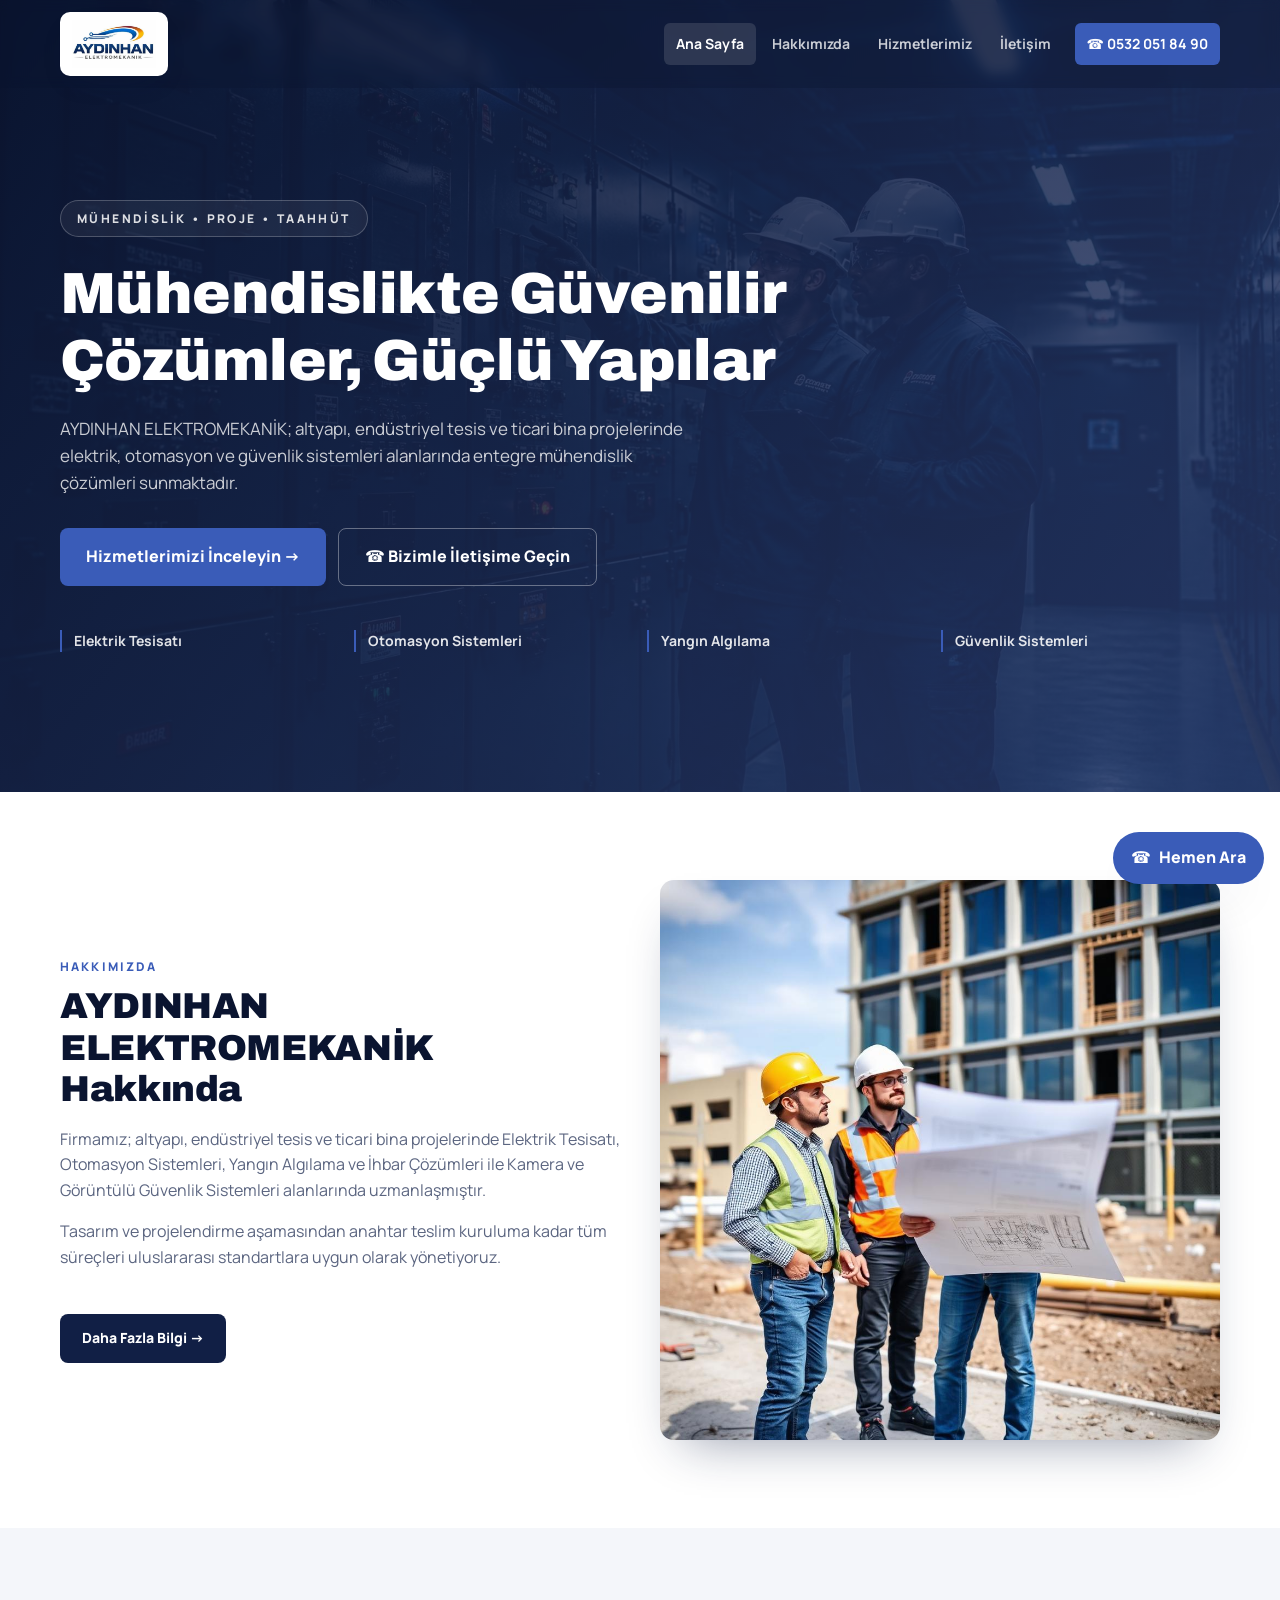
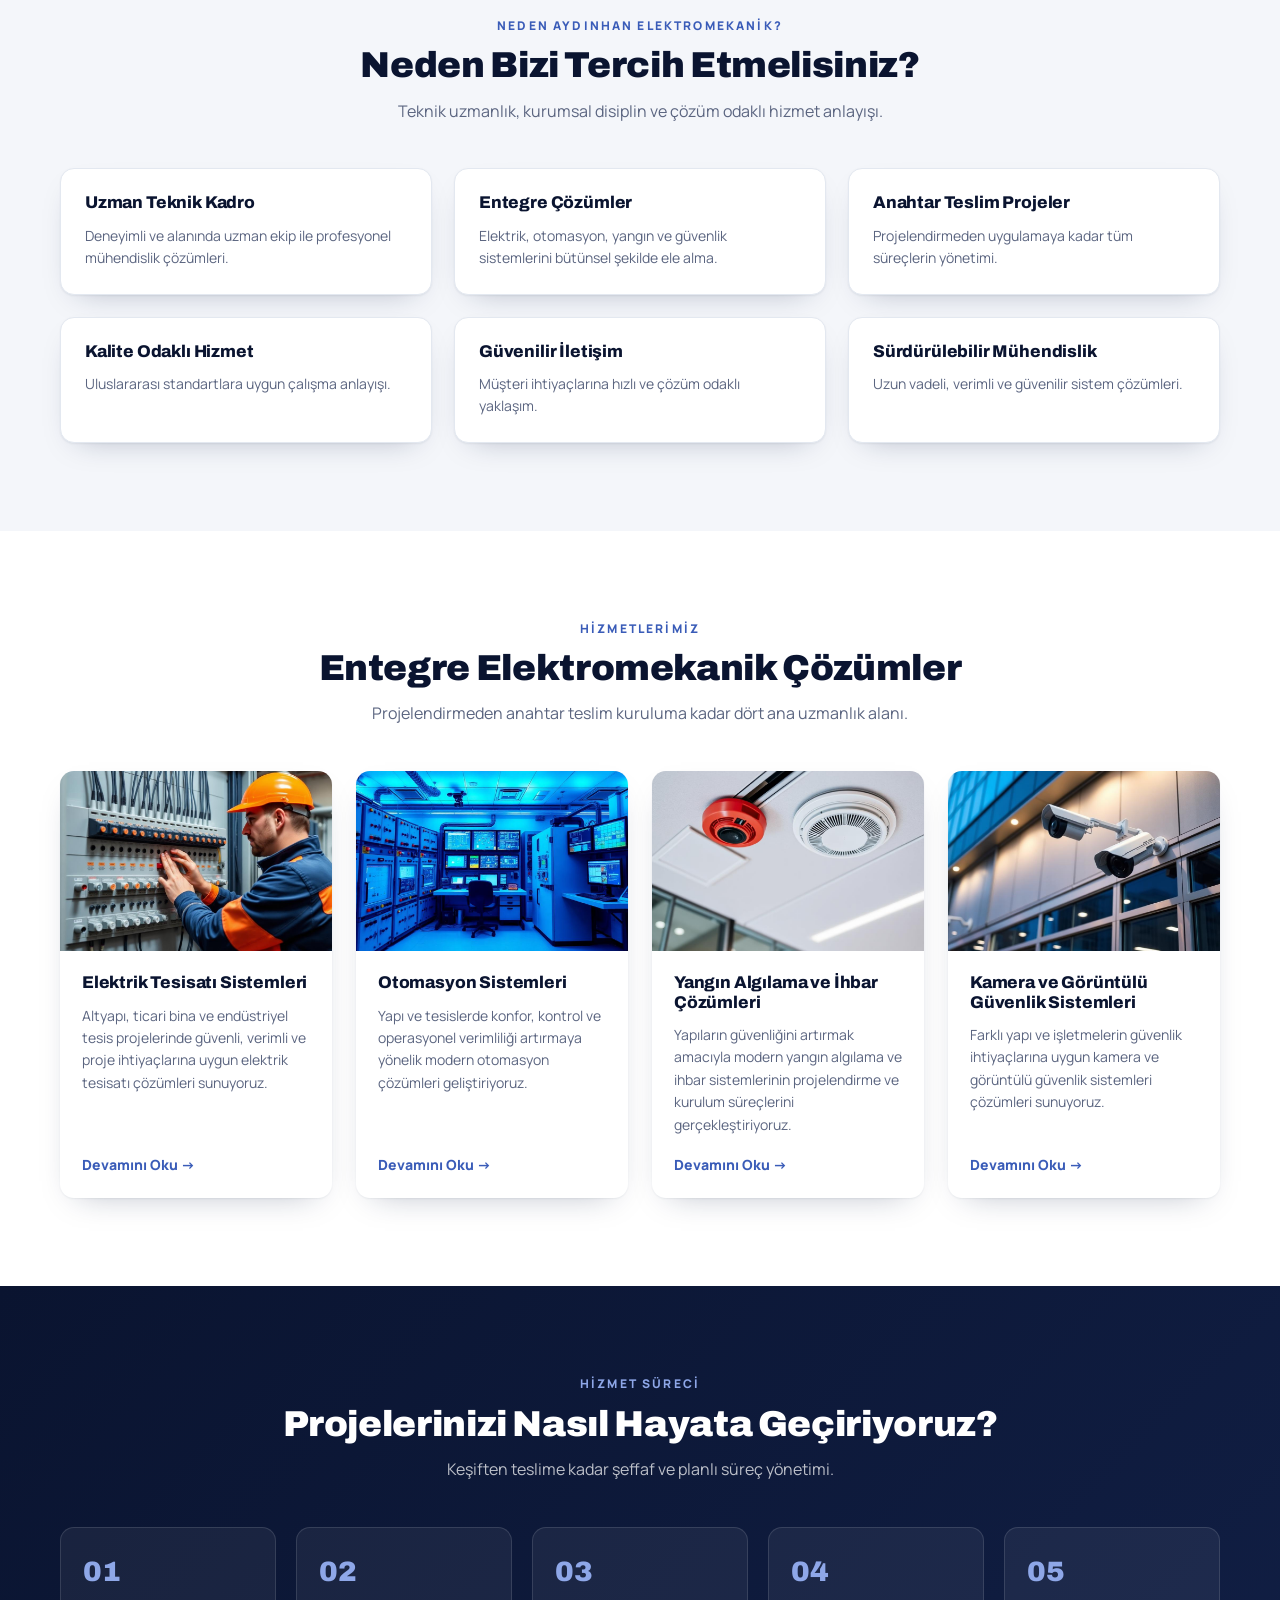
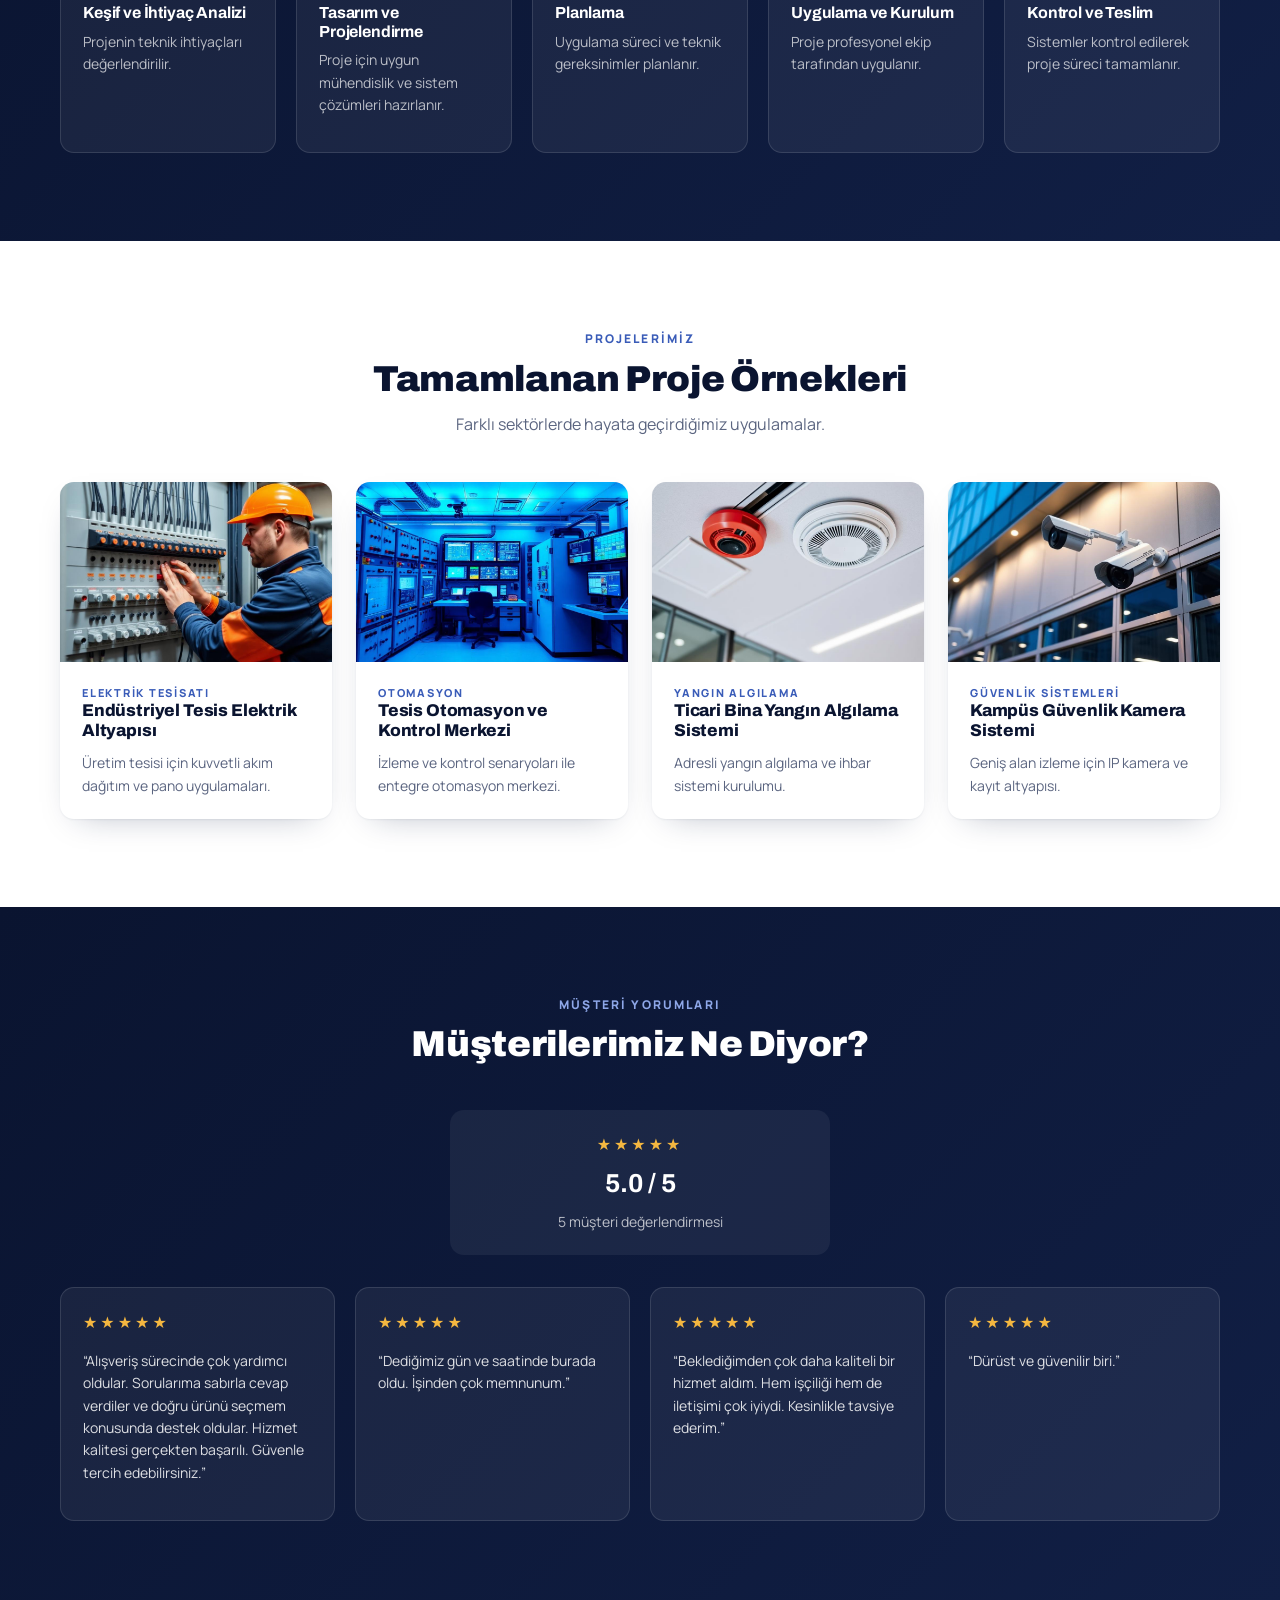
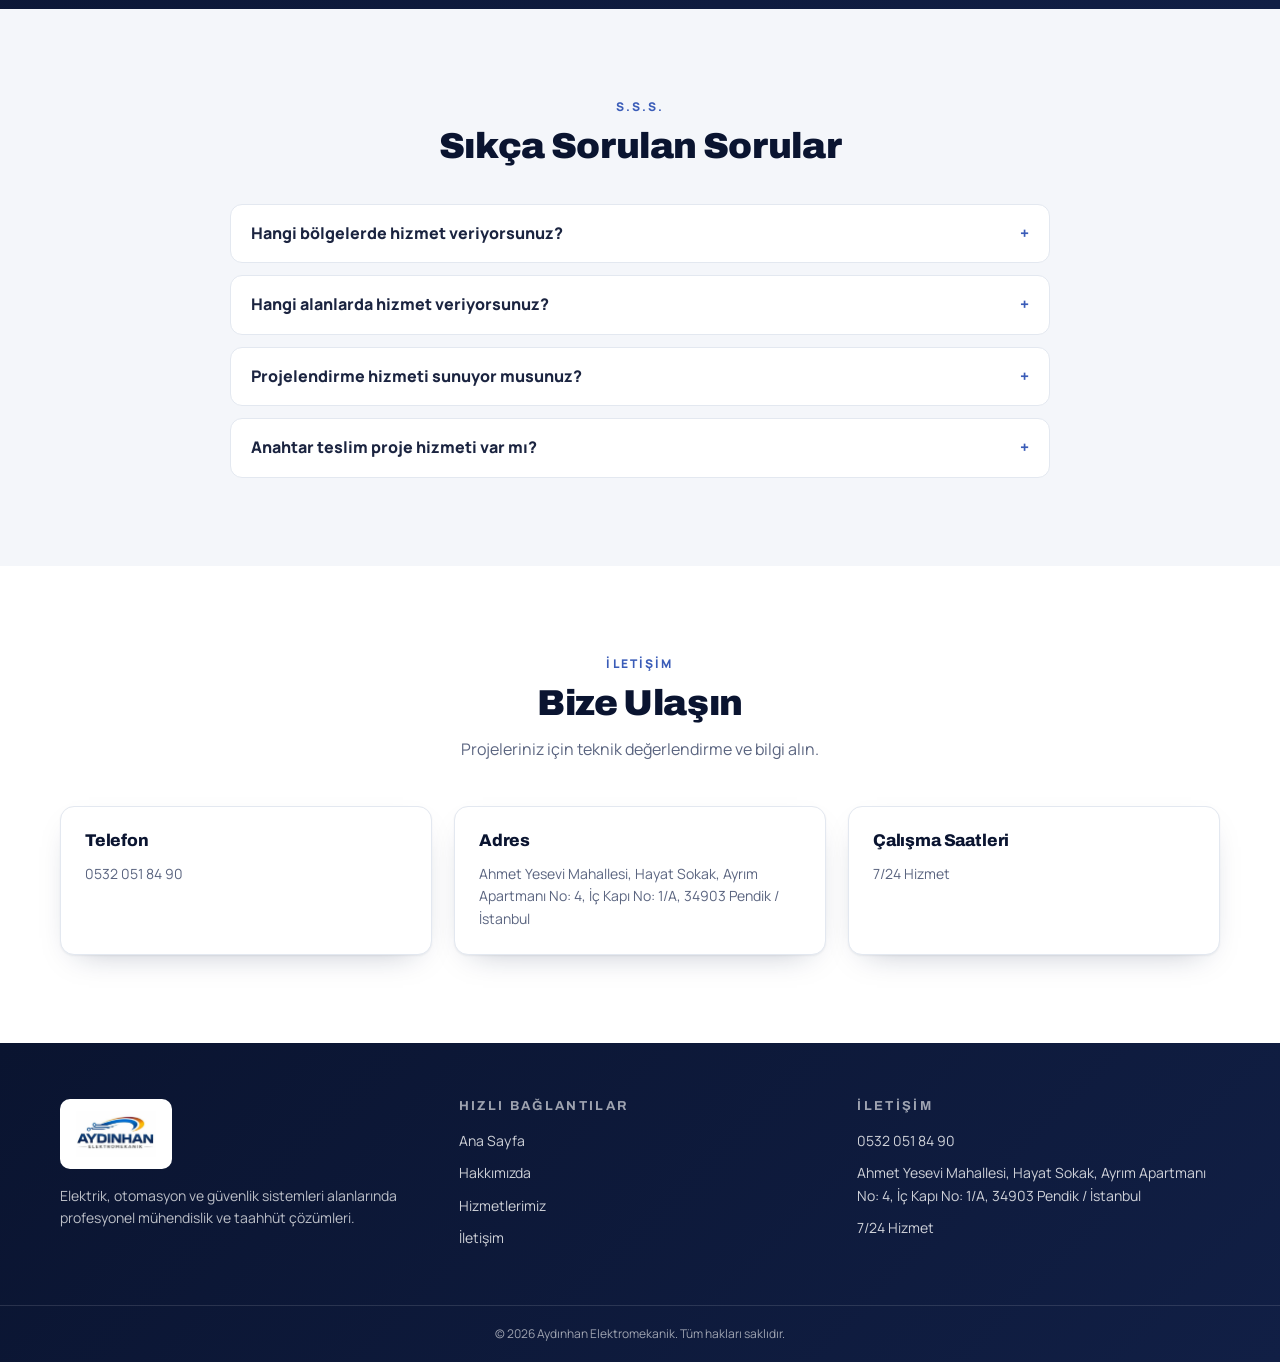
<file: index.html>
<!doctype html>
<html lang="tr">
  <head>
    <meta charset="utf-8" />
    <meta name="viewport" content="width=device-width, initial-scale=1" />
    <title>
      Aydınhan Elektromekanik | Elektrik, Otomasyon ve Güvenlik Sistemleri
    </title>
    <meta
      name="description"
      content="Aydınhan Elektromekanik; elektrik tesisatı, otomasyon sistemleri, yangın algılama ve kamera güvenlik sistemleri alanlarında Pendik ve İstanbul genelinde mühendislik ve taahhüt çözümleri sunar."
    />
    <meta property="og:type" content="website" />
    <meta
      property="og:title"
      content="Aydınhan Elektromekanik | Elektrik, Otomasyon ve Güvenlik Sistemleri"
    />
    <meta
      property="og:description"
      content="Aydınhan Elektromekanik; elektrik tesisatı, otomasyon sistemleri, yangın algılama ve kamera güvenlik sistemleri alanlarında Pendik ve İstanbul genelinde mühendislik ve taahhüt çözümleri sunar."
    />
    <meta property="og:image" content="hero.jpg" />
    <meta name="twitter:card" content="summary_large_image" />
    <link rel="icon" href="favicon.png" />
    <link rel="preconnect" href="https://fonts.googleapis.com" />
    <link rel="preconnect" href="https://fonts.gstatic.com" crossorigin />
    <link
      href="https://fonts.googleapis.com/css2?family=Archivo:wght@600;700;800;900&family=Manrope:wght@400;500;600;700&display=swap"
      rel="stylesheet"
    />
    <link rel="stylesheet" href="style.css" />
    <script type="application/ld+json">
      {
        "@context": "https://schema.org",
        "@type": "LocalBusiness",
        "name": "AYDINHAN ELEKTROMEKANİK MÜHENDİSLİK PROJE TAAHHÜT SANAYİ VE TİCARET LİMİTED ŞİRKETİ",
        "telephone": "+905320518490",
        "address": {
          "@type": "PostalAddress",
          "streetAddress": "Ahmet Yesevi Mahallesi, Hayat Sokak, Ayrım Apartmanı No: 4/1A",
          "addressLocality": "Pendik",
          "addressRegion": "İstanbul",
          "postalCode": "34903",
          "addressCountry": "TR"
        },
        "openingHours": "Mo-Su 00:00-23:59",
        "aggregateRating": {
          "@type": "AggregateRating",
          "ratingValue": "5",
          "reviewCount": "5"
        }
      }
    </script>
  </head>
  <body>
    <header class="ustbar" id="ustbar">
      <div class="kapsa ustbar-ic">
        <a class="marka" href="index.html">
          <img
            src="logo.png"
            alt="Aydınhan Elektromekanik logosu"
            width="696"
            height="330"
          />
        </a>
        <nav class="menu" id="menu">
          <a class="aktif" href="index.html">Ana Sayfa</a
          ><a class="" href="hakkimizda.html">Hakkımızda</a
          ><a class="" href="hizmetlerimiz.html">Hizmetlerimiz</a
          ><a class="" href="iletisim.html">İletişim</a>
          <a class="btn-ara" href="tel:+905320518490">☎ 0532 051 84 90</a>
        </nav>
        <button
          class="menu-btn"
          id="menuBtn"
          aria-label="Menüyü aç"
          aria-expanded="false"
        >
          ☰
        </button>
      </div>
      <div class="mobil-menu" id="mobilMenu">
        <a class="aktif" href="index.html">Ana Sayfa</a
        ><a class="" href="hakkimizda.html">Hakkımızda</a
        ><a class="" href="hizmetlerimiz.html">Hizmetlerimiz</a
        ><a class="" href="iletisim.html">İletişim</a>
      </div>
    </header>
    <main>
      <section class="hero">
        <img
          class="hero-foto"
          src="hero.jpg"
          alt="Endüstriyel tesiste elektrik panoları önünde çalışan mühendisler"
          width="1920"
          height="1088"
        />
        <div class="hero-perde"></div>
        <div class="kapsa hero-ic">
          <span class="pill">Mühendislik • Proje • Taahhüt</span>
          <h1>Mühendislikte Güvenilir Çözümler, Güçlü Yapılar</h1>
          <p>
            AYDINHAN ELEKTROMEKANİK; altyapı, endüstriyel tesis ve ticari bina
            projelerinde elektrik, otomasyon ve güvenlik sistemleri alanlarında
            entegre mühendislik çözümleri sunmaktadır.
          </p>
          <div class="hero-butonlar">
            <a class="btn birincil" href="hizmetlerimiz.html"
              >Hizmetlerimizi İnceleyin →</a
            >
            <a class="btn cerceve" href="tel:+905320518490"
              >☎ Bizimle İletişime Geçin</a
            >
          </div>
          <ul class="hero-liste">
            <li>Elektrik Tesisatı</li>
            <li>Otomasyon Sistemleri</li>
            <li>Yangın Algılama</li>
            <li>Güvenlik Sistemleri</li>
          </ul>
        </div>
      </section>
      <section class="bolum">
        <div class="kapsa ikili">
          <div class="gorun">
            <div class="bolum-baslik">
              <span class="ust-baslik">Hakkımızda</span>
              <h2>AYDINHAN ELEKTROMEKANİK Hakkında</h2>
            </div>
            <p class="metin">
              Firmamız; altyapı, endüstriyel tesis ve ticari bina projelerinde
              Elektrik Tesisatı, Otomasyon Sistemleri, Yangın Algılama ve İhbar
              Çözümleri ile Kamera ve Görüntülü Güvenlik Sistemleri alanlarında
              uzmanlaşmıştır.
            </p>
            <p class="metin">
              Tasarım ve projelendirme aşamasından anahtar teslim kuruluma kadar
              tüm süreçleri uluslararası standartlara uygun olarak yönetiyoruz.
            </p>
            <a class="btn koyu" href="hakkimizda.html">Daha Fazla Bilgi →</a>
          </div>
          <img
            class="gorsel-lift gorun"
            src="hakkimizda.jpg"
            alt="Proje sahasında elektrik projesi inceleyen mühendisler"
            loading="lazy"
          />
        </div>
      </section>
      <section class="bolum gri">
        <div class="kapsa">
          <div class="bolum-baslik ortala">
            <span class="ust-baslik">Neden Aydınhan Elektromekanik?</span>
            <h2>Neden Bizi Tercih Etmelisiniz?</h2>
            <p>
              Teknik uzmanlık, kurumsal disiplin ve çözüm odaklı hizmet
              anlayışı.
            </p>
          </div>
          <div class="izgara-3">
            <article class="kart yalin gorun">
              <h3>Uzman Teknik Kadro</h3>
              <p>
                Deneyimli ve alanında uzman ekip ile profesyonel mühendislik
                çözümleri.
              </p>
            </article>
            <article class="kart yalin gorun">
              <h3>Entegre Çözümler</h3>
              <p>
                Elektrik, otomasyon, yangın ve güvenlik sistemlerini bütünsel
                şekilde ele alma.
              </p>
            </article>
            <article class="kart yalin gorun">
              <h3>Anahtar Teslim Projeler</h3>
              <p>Projelendirmeden uygulamaya kadar tüm süreçlerin yönetimi.</p>
            </article>
            <article class="kart yalin gorun">
              <h3>Kalite Odaklı Hizmet</h3>
              <p>Uluslararası standartlara uygun çalışma anlayışı.</p>
            </article>
            <article class="kart yalin gorun">
              <h3>Güvenilir İletişim</h3>
              <p>Müşteri ihtiyaçlarına hızlı ve çözüm odaklı yaklaşım.</p>
            </article>
            <article class="kart yalin gorun">
              <h3>Sürdürülebilir Mühendislik</h3>
              <p>Uzun vadeli, verimli ve güvenilir sistem çözümleri.</p>
            </article>
          </div>
        </div>
      </section>
      <section class="bolum">
        <div class="kapsa">
          <div class="bolum-baslik ortala">
            <span class="ust-baslik">Hizmetlerimiz</span>
            <h2>Entegre Elektromekanik Çözümler</h2>
            <p>
              Projelendirmeden anahtar teslim kuruluma kadar dört ana uzmanlık
              alanı.
            </p>
          </div>
          <div class="izgara-4">
            <article class="kart gorun">
              <img
                src="elektrik.jpg"
                alt="Elektrik tesisatı mühendislik çalışması"
                loading="lazy"
              />
              <div class="kart-ic">
                <h3>Elektrik Tesisatı Sistemleri</h3>
                <p>
                  Altyapı, ticari bina ve endüstriyel tesis projelerinde
                  güvenli, verimli ve proje ihtiyaçlarına uygun elektrik
                  tesisatı çözümleri sunuyoruz.
                </p>
                <a class="link-ok" href="hizmetlerimiz.html#elektrik"
                  >Devamını Oku →</a
                >
              </div>
            </article>
            <article class="kart gorun">
              <img
                src="otomasyon.jpg"
                alt="Endüstriyel otomasyon kontrol odası ve PLC panoları"
                loading="lazy"
              />
              <div class="kart-ic">
                <h3>Otomasyon Sistemleri</h3>
                <p>
                  Yapı ve tesislerde konfor, kontrol ve operasyonel verimliliği
                  artırmaya yönelik modern otomasyon çözümleri geliştiriyoruz.
                </p>
                <a class="link-ok" href="hizmetlerimiz.html#otomasyon"
                  >Devamını Oku →</a
                >
              </div>
            </article>
            <article class="kart gorun">
              <img
                src="yangin.jpg"
                alt="Yangın algılama dedektörü ve ihbar sistemi montajı"
                loading="lazy"
              />
              <div class="kart-ic">
                <h3>Yangın Algılama ve İhbar Çözümleri</h3>
                <p>
                  Yapıların güvenliğini artırmak amacıyla modern yangın algılama
                  ve ihbar sistemlerinin projelendirme ve kurulum süreçlerini
                  gerçekleştiriyoruz.
                </p>
                <a class="link-ok" href="hizmetlerimiz.html#yangin"
                  >Devamını Oku →</a
                >
              </div>
            </article>
            <article class="kart gorun">
              <img
                src="kamera.jpg"
                alt="Bina cephesinde kamera ve görüntülü güvenlik sistemi"
                loading="lazy"
              />
              <div class="kart-ic">
                <h3>Kamera ve Görüntülü Güvenlik Sistemleri</h3>
                <p>
                  Farklı yapı ve işletmelerin güvenlik ihtiyaçlarına uygun
                  kamera ve görüntülü güvenlik sistemleri çözümleri sunuyoruz.
                </p>
                <a class="link-ok" href="hizmetlerimiz.html#kamera"
                  >Devamını Oku →</a
                >
              </div>
            </article>
          </div>
        </div>
      </section>
      <section class="bolum lacivert">
        <div class="kapsa">
          <div class="bolum-baslik koyu ortala">
            <span class="ust-baslik">Hizmet Süreci</span>
            <h2>Projelerinizi Nasıl Hayata Geçiriyoruz?</h2>
            <p>Keşiften teslime kadar şeffaf ve planlı süreç yönetimi.</p>
          </div>
          <ol class="surec">
            <li class="gorun">
              <span class="no">01</span>
              <h3>Keşif ve İhtiyaç Analizi</h3>
              <p>Projenin teknik ihtiyaçları değerlendirilir.</p>
            </li>
            <li class="gorun">
              <span class="no">02</span>
              <h3>Tasarım ve Projelendirme</h3>
              <p>
                Proje için uygun mühendislik ve sistem çözümleri hazırlanır.
              </p>
            </li>
            <li class="gorun">
              <span class="no">03</span>
              <h3>Planlama</h3>
              <p>Uygulama süreci ve teknik gereksinimler planlanır.</p>
            </li>
            <li class="gorun">
              <span class="no">04</span>
              <h3>Uygulama ve Kurulum</h3>
              <p>Proje profesyonel ekip tarafından uygulanır.</p>
            </li>
            <li class="gorun">
              <span class="no">05</span>
              <h3>Kontrol ve Teslim</h3>
              <p>Sistemler kontrol edilerek proje süreci tamamlanır.</p>
            </li>
          </ol>
        </div>
      </section>
      <section class="bolum">
        <div class="kapsa">
          <div class="bolum-baslik ortala">
            <span class="ust-baslik">Projelerimiz</span>
            <h2>Tamamlanan Proje Örnekleri</h2>
            <p>Farklı sektörlerde hayata geçirdiğimiz uygulamalar.</p>
          </div>
          <div class="izgara-4">
            <article class="kart gorun">
              <button
                class="foto-btn"
                data-index="0"
                aria-label="Endüstriyel Tesis Elektrik Altyapısı fotoğrafını büyüt"
              >
                <img
                  src="elektrik.jpg"
                  alt="Endüstriyel tesis elektrik panosu uygulaması"
                  loading="lazy"
                />
              </button>
              <div class="kart-ic">
                <span class="etiket">Elektrik Tesisatı</span>
                <h3>Endüstriyel Tesis Elektrik Altyapısı</h3>
                <p>
                  Üretim tesisi için kuvvetli akım dağıtım ve pano uygulamaları.
                </p>
              </div>
            </article>
            <article class="kart gorun">
              <button
                class="foto-btn"
                data-index="1"
                aria-label="Tesis Otomasyon ve Kontrol Merkezi fotoğrafını büyüt"
              >
                <img
                  src="otomasyon.jpg"
                  alt="Tesis otomasyon ve kontrol merkezi projesi"
                  loading="lazy"
                />
              </button>
              <div class="kart-ic">
                <span class="etiket">Otomasyon</span>
                <h3>Tesis Otomasyon ve Kontrol Merkezi</h3>
                <p>
                  İzleme ve kontrol senaryoları ile entegre otomasyon merkezi.
                </p>
              </div>
            </article>
            <article class="kart gorun">
              <button
                class="foto-btn"
                data-index="2"
                aria-label="Ticari Bina Yangın Algılama Sistemi fotoğrafını büyüt"
              >
                <img
                  src="yangin.jpg"
                  alt="Ticari binada yangın algılama sistemi kurulumu"
                  loading="lazy"
                />
              </button>
              <div class="kart-ic">
                <span class="etiket">Yangın Algılama</span>
                <h3>Ticari Bina Yangın Algılama Sistemi</h3>
                <p>Adresli yangın algılama ve ihbar sistemi kurulumu.</p>
              </div>
            </article>
            <article class="kart gorun">
              <button
                class="foto-btn"
                data-index="3"
                aria-label="Kampüs Güvenlik Kamera Sistemi fotoğrafını büyüt"
              >
                <img
                  src="kamera.jpg"
                  alt="Kampüs alanında güvenlik kamera sistemi"
                  loading="lazy"
                />
              </button>
              <div class="kart-ic">
                <span class="etiket">Güvenlik Sistemleri</span>
                <h3>Kampüs Güvenlik Kamera Sistemi</h3>
                <p>Geniş alan izleme için IP kamera ve kayıt altyapısı.</p>
              </div>
            </article>
          </div>
          <div class="kutu" id="kutu" hidden>
            <button class="kutu-kapat" id="kutuKapat" aria-label="Kapat">
              ✕
            </button>
            <button
              class="kutu-onceki"
              id="kutuOnceki"
              aria-label="Önceki fotoğraf"
            >
              ‹
            </button>
            <figure>
              <img id="kutuFoto" alt="" />
              <figcaption id="kutuYazi"></figcaption>
            </figure>
            <button
              class="kutu-sonraki"
              id="kutuSonraki"
              aria-label="Sonraki fotoğraf"
            >
              ›
            </button>
          </div>
          <script>
            window.PROJELER = [
              {
                ad: "Endüstriyel Tesis Elektrik Altyapısı",
                aciklama:
                  "Üretim tesisi için kuvvetli akım dağıtım ve pano uygulamaları.",
                gorsel: "elektrik.jpg",
                alt: "Endüstriyel tesis elektrik panosu uygulaması",
              },
              {
                ad: "Tesis Otomasyon ve Kontrol Merkezi",
                aciklama:
                  "İzleme ve kontrol senaryoları ile entegre otomasyon merkezi.",
                gorsel: "otomasyon.jpg",
                alt: "Tesis otomasyon ve kontrol merkezi projesi",
              },
              {
                ad: "Ticari Bina Yangın Algılama Sistemi",
                aciklama: "Adresli yangın algılama ve ihbar sistemi kurulumu.",
                gorsel: "yangin.jpg",
                alt: "Ticari binada yangın algılama sistemi kurulumu",
              },
              {
                ad: "Kampüs Güvenlik Kamera Sistemi",
                aciklama:
                  "Geniş alan izleme için IP kamera ve kayıt altyapısı.",
                gorsel: "kamera.jpg",
                alt: "Kampüs alanında güvenlik kamera sistemi",
              },
            ];
          </script>
        </div>
      </section>
      <section class="bolum lacivert">
        <div class="kapsa">
          <div class="bolum-baslik koyu ortala">
            <span class="ust-baslik">Müşteri Yorumları</span>
            <h2>Müşterilerimiz Ne Diyor?</h2>
          </div>
          <div class="puan">
            <div class="yildiz">★★★★★</div>
            <strong>5.0 / 5</strong><span>5 müşteri değerlendirmesi</span>
          </div>
          <div class="yorum-izgara">
            <blockquote class="yorum">
              <div class="yildiz">★★★★★</div>
              <p>
                “Alışveriş sürecinde çok yardımcı oldular. Sorularıma sabırla
                cevap verdiler ve doğru ürünü seçmem konusunda destek oldular.
                Hizmet kalitesi gerçekten başarılı. Güvenle tercih
                edebilirsiniz.”
              </p>
            </blockquote>
            <blockquote class="yorum">
              <div class="yildiz">★★★★★</div>
              <p>
                “Dediğimiz gün ve saatinde burada oldu. İşinden çok memnunum.”
              </p>
            </blockquote>
            <blockquote class="yorum">
              <div class="yildiz">★★★★★</div>
              <p>
                “Beklediğimden çok daha kaliteli bir hizmet aldım. Hem işçiliği
                hem de iletişimi çok iyiydi. Kesinlikle tavsiye ederim.”
              </p>
            </blockquote>
            <blockquote class="yorum">
              <div class="yildiz">★★★★★</div>
              <p>“Dürüst ve güvenilir biri.”</p>
            </blockquote>
          </div>
        </div>
      </section>
      <section class="bolum gri">
        <div class="kapsa">
          <div class="bolum-baslik ortala">
            <span class="ust-baslik">S.S.S.</span>
            <h2>Sıkça Sorulan Sorular</h2>
          </div>
          <div class="sss">
            <details class="sss-oge">
              <summary>Hangi bölgelerde hizmet veriyorsunuz?</summary>
              <p>
                Pendik başta olmak üzere İstanbul ve yakın çevresindeki
                bölgelerde hizmet sunulmaktadır.
              </p>
            </details>
            <details class="sss-oge">
              <summary>Hangi alanlarda hizmet veriyorsunuz?</summary>
              <p>
                Elektrik tesisatı, otomasyon sistemleri, yangın algılama ve
                ihbar çözümleri ile kamera ve görüntülü güvenlik sistemleri
                alanlarında hizmet veriyoruz.
              </p>
            </details>
            <details class="sss-oge">
              <summary>Projelendirme hizmeti sunuyor musunuz?</summary>
              <p>
                Projenin ihtiyaçlarına göre tasarım ve projelendirme
                süreçlerinden uygulama aşamasına kadar entegre çözümler
                sunuyoruz.
              </p>
            </details>
            <details class="sss-oge">
              <summary>Anahtar teslim proje hizmeti var mı?</summary>
              <p>
                Tasarım ve projelendirme aşamasından uygulama ve kurulum
                süreçlerine kadar anahtar teslim çözümler sunulabilmektedir.
              </p>
            </details>
          </div>
        </div>
      </section>
      <section class="bolum">
        <div class="kapsa">
          <div class="bolum-baslik ortala">
            <span class="ust-baslik">İletişim</span>
            <h2>Bize Ulaşın</h2>
            <p>Projeleriniz için teknik değerlendirme ve bilgi alın.</p>
          </div>
          <div class="izgara-3">
            <a class="kart yalin gorun" href="tel:+905320518490"
              ><h3>Telefon</h3>
              <p>0532 051 84 90</p></a
            >
            <a
              class="kart yalin gorun"
              href="https://www.google.com/maps/search/?api=1&query=Ahmet+Yesevi+Mahallesi+Hayat+Sokak+Ayr%C4%B1m+Apartman%C4%B1+No+4+Pendik+%C4%B0stanbul"
              target="_blank"
              rel="noopener"
              ><h3>Adres</h3>
              <p>
                Ahmet Yesevi Mahallesi, Hayat Sokak, Ayrım Apartmanı No: 4, İç
                Kapı No: 1/A, 34903 Pendik / İstanbul
              </p></a
            >
            <div class="kart yalin gorun">
              <h3>Çalışma Saatleri</h3>
              <p>7/24 Hizmet</p>
            </div>
          </div>
        </div>
      </section>
    </main>
    <footer class="altbar">
      <div class="kapsa altbar-grid">
        <div>
          <span class="logo-kutu"
            ><img
              src="logo.png"
              alt="Aydınhan Elektromekanik logosu"
              loading="lazy"
          /></span>
          <p class="alt-metin">
            Elektrik, otomasyon ve güvenlik sistemleri alanlarında profesyonel
            mühendislik ve taahhüt çözümleri.
          </p>
        </div>
        <div>
          <h3>Hızlı Bağlantılar</h3>
          <ul class="alt-liste">
            <li><a href="index.html">Ana Sayfa</a></li>
            <li><a href="hakkimizda.html">Hakkımızda</a></li>
            <li><a href="hizmetlerimiz.html">Hizmetlerimiz</a></li>
            <li><a href="iletisim.html">İletişim</a></li>
          </ul>
        </div>
        <div>
          <h3>İletişim</h3>
          <ul class="alt-liste">
            <li><a href="tel:+905320518490">0532 051 84 90</a></li>
            <li>
              Ahmet Yesevi Mahallesi, Hayat Sokak, Ayrım Apartmanı No: 4, İç
              Kapı No: 1/A, 34903 Pendik / İstanbul
            </li>
            <li>7/24 Hizmet</li>
          </ul>
        </div>
      </div>
      <div class="altbar-son">
        © 2026 Aydınhan Elektromekanik. Tüm hakları saklıdır.
      </div>
    </footer>
    <div class="hizli">
      <button id="yukariBtn" class="yukari" aria-label="Sayfa başına dön">
        ↑
      </button>
      <a class="hizli-ara" href="tel:+905320518490">☎ <span>Hemen Ara</span></a>
    </div>
    <script src="script.js"></script>
  </body>
</html>
</file>
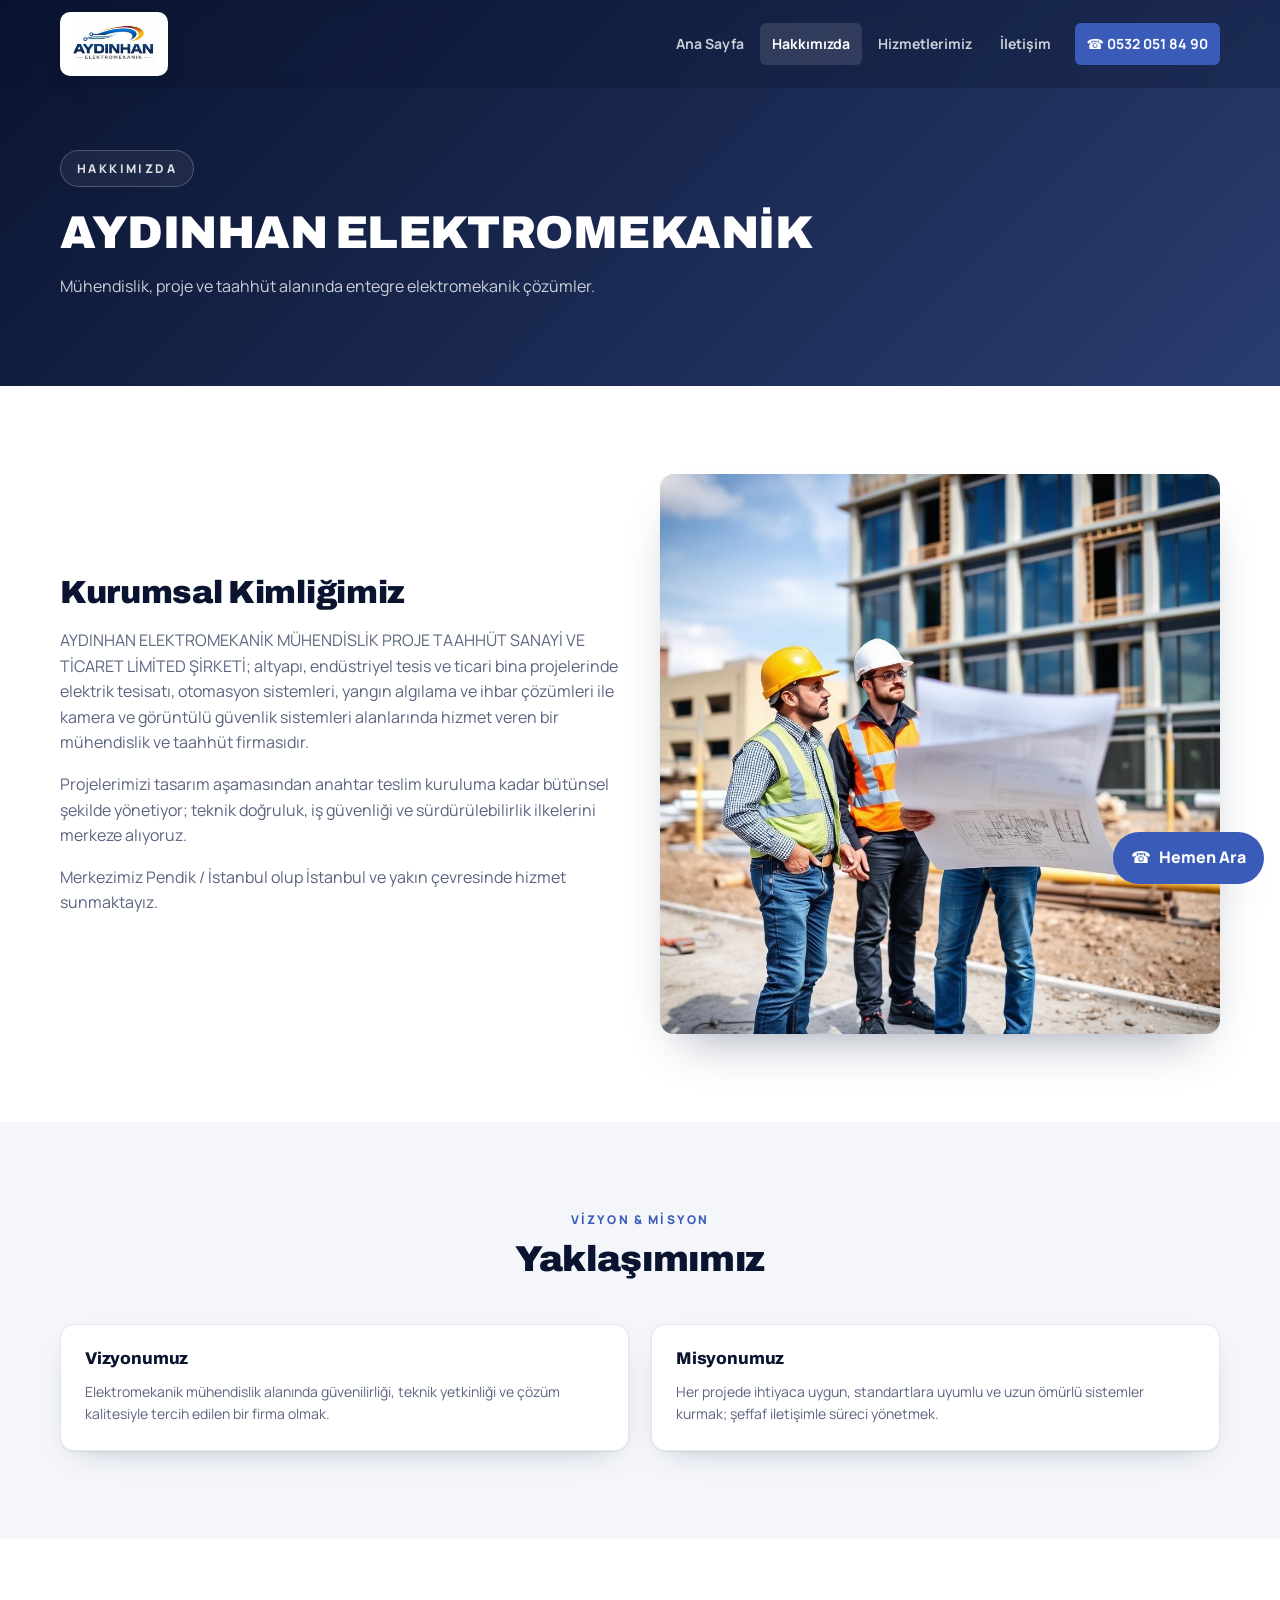
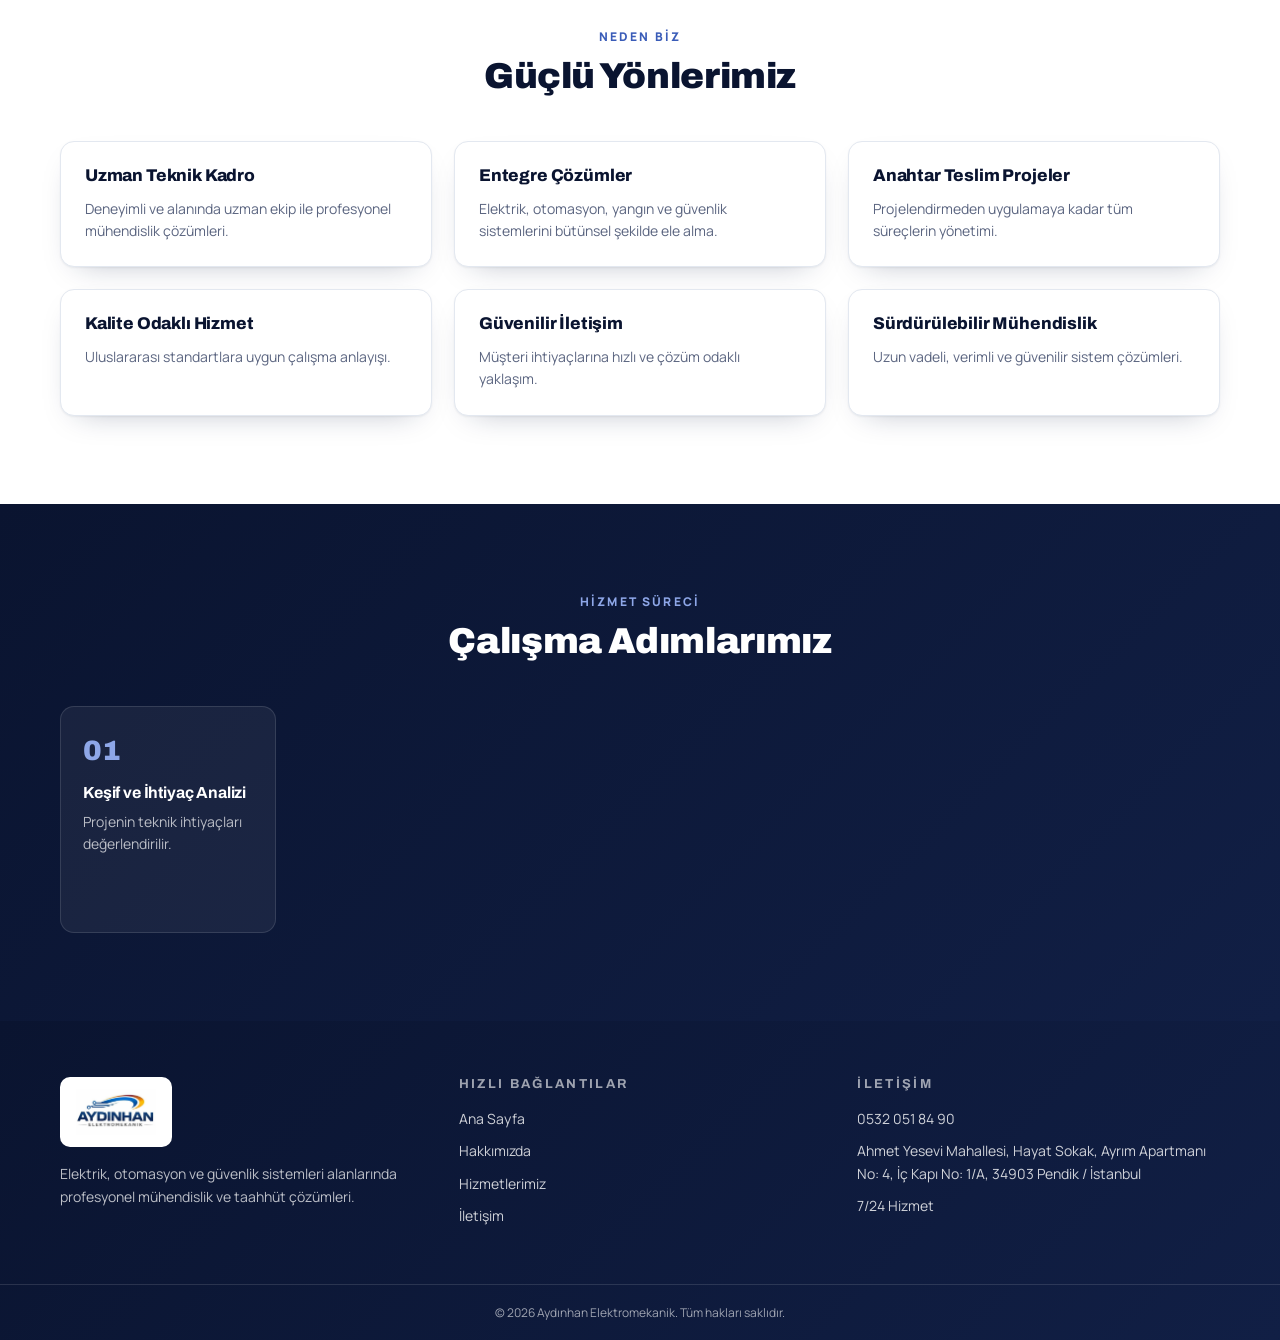
<file: hakkimizda.html>
<!doctype html>
<html lang="tr">
  <head>
    <meta charset="utf-8" />
    <meta name="viewport" content="width=device-width, initial-scale=1" />
    <title>Hakkımızda | Aydınhan Elektromekanik</title>
    <meta
      name="description"
      content="Aydınhan Elektromekanik kurumsal kimliği, vizyonu, misyonu ve mühendislik yaklaşımı hakkında bilgi alın."
    />
    <meta property="og:type" content="website" />
    <meta property="og:title" content="Hakkımızda | Aydınhan Elektromekanik" />
    <meta
      property="og:description"
      content="Aydınhan Elektromekanik kurumsal kimliği, vizyonu, misyonu ve mühendislik yaklaşımı hakkında bilgi alın."
    />
    <meta property="og:image" content="hero.jpg" />
    <meta name="twitter:card" content="summary_large_image" />
    <link rel="icon" href="favicon.png" />
    <link rel="preconnect" href="https://fonts.googleapis.com" />
    <link rel="preconnect" href="https://fonts.gstatic.com" crossorigin />
    <link
      href="https://fonts.googleapis.com/css2?family=Archivo:wght@600;700;800;900&family=Manrope:wght@400;500;600;700&display=swap"
      rel="stylesheet"
    />
    <link rel="stylesheet" href="style.css" />
    <script type="application/ld+json">
      {
        "@context": "https://schema.org",
        "@type": "LocalBusiness",
        "name": "AYDINHAN ELEKTROMEKANİK MÜHENDİSLİK PROJE TAAHHÜT SANAYİ VE TİCARET LİMİTED ŞİRKETİ",
        "telephone": "+905320518490",
        "address": {
          "@type": "PostalAddress",
          "streetAddress": "Ahmet Yesevi Mahallesi, Hayat Sokak, Ayrım Apartmanı No: 4/1A",
          "addressLocality": "Pendik",
          "addressRegion": "İstanbul",
          "postalCode": "34903",
          "addressCountry": "TR"
        },
        "openingHours": "Mo-Su 00:00-23:59",
        "aggregateRating": {
          "@type": "AggregateRating",
          "ratingValue": "5",
          "reviewCount": "5"
        }
      }
    </script>
  </head>
  <body>
    <header class="ustbar" id="ustbar">
      <div class="kapsa ustbar-ic">
        <a class="marka" href="index.html">
          <img
            src="logo.png"
            alt="Aydınhan Elektromekanik logosu"
            width="696"
            height="330"
          />
        </a>
        <nav class="menu" id="menu">
          <a class="" href="index.html">Ana Sayfa</a
          ><a class="aktif" href="hakkimizda.html">Hakkımızda</a
          ><a class="" href="hizmetlerimiz.html">Hizmetlerimiz</a
          ><a class="" href="iletisim.html">İletişim</a>
          <a class="btn-ara" href="tel:+905320518490">☎ 0532 051 84 90</a>
        </nav>
        <button
          class="menu-btn"
          id="menuBtn"
          aria-label="Menüyü aç"
          aria-expanded="false"
        >
          ☰
        </button>
      </div>
      <div class="mobil-menu" id="mobilMenu">
        <a class="" href="index.html">Ana Sayfa</a
        ><a class="aktif" href="hakkimizda.html">Hakkımızda</a
        ><a class="" href="hizmetlerimiz.html">Hizmetlerimiz</a
        ><a class="" href="iletisim.html">İletişim</a>
      </div>
    </header>
    <main>
      <section class="ic-hero">
        <div class="kapsa">
          <span class="pill">Hakkımızda</span>
          <h1>AYDINHAN ELEKTROMEKANİK</h1>
          <p>
            Mühendislik, proje ve taahhüt alanında entegre elektromekanik
            çözümler.
          </p>
        </div>
      </section>
      <section class="bolum">
        <div class="kapsa ikili">
          <div class="gorun">
            <h2 class="basit-h2">Kurumsal Kimliğimiz</h2>
            <p class="metin">
              AYDINHAN ELEKTROMEKANİK MÜHENDİSLİK PROJE TAAHHÜT SANAYİ VE
              TİCARET LİMİTED ŞİRKETİ; altyapı, endüstriyel tesis ve ticari bina
              projelerinde elektrik tesisatı, otomasyon sistemleri, yangın
              algılama ve ihbar çözümleri ile kamera ve görüntülü güvenlik
              sistemleri alanlarında hizmet veren bir mühendislik ve taahhüt
              firmasıdır.
            </p>
            <p class="metin">
              Projelerimizi tasarım aşamasından anahtar teslim kuruluma kadar
              bütünsel şekilde yönetiyor; teknik doğruluk, iş güvenliği ve
              sürdürülebilirlik ilkelerini merkeze alıyoruz.
            </p>
            <p class="metin">
              Merkezimiz Pendik / İstanbul olup İstanbul ve yakın çevresinde
              hizmet sunmaktayız.
            </p>
          </div>
          <img
            class="gorsel-lift gorun"
            src="hakkimizda.jpg"
            alt="Proje sahasında mühendislik ekibi"
            loading="lazy"
          />
        </div>
      </section>
      <section class="bolum gri">
        <div class="kapsa">
          <div class="bolum-baslik ortala">
            <span class="ust-baslik">Vizyon & Misyon</span>
            <h2>Yaklaşımımız</h2>
          </div>
          <div class="izgara-2">
            <article class="kart yalin gorun">
              <h3>Vizyonumuz</h3>
              <p>
                Elektromekanik mühendislik alanında güvenilirliği, teknik
                yetkinliği ve çözüm kalitesiyle tercih edilen bir firma olmak.
              </p>
            </article>
            <article class="kart yalin gorun">
              <h3>Misyonumuz</h3>
              <p>
                Her projede ihtiyaca uygun, standartlara uyumlu ve uzun ömürlü
                sistemler kurmak; şeffaf iletişimle süreci yönetmek.
              </p>
            </article>
          </div>
        </div>
      </section>
      <section class="bolum">
        <div class="kapsa">
          <div class="bolum-baslik ortala">
            <span class="ust-baslik">Neden Biz</span>
            <h2>Güçlü Yönlerimiz</h2>
          </div>
          <div class="izgara-3">
            <article class="kart yalin gorun">
              <h3>Uzman Teknik Kadro</h3>
              <p>
                Deneyimli ve alanında uzman ekip ile profesyonel mühendislik
                çözümleri.
              </p>
            </article>
            <article class="kart yalin gorun">
              <h3>Entegre Çözümler</h3>
              <p>
                Elektrik, otomasyon, yangın ve güvenlik sistemlerini bütünsel
                şekilde ele alma.
              </p>
            </article>
            <article class="kart yalin gorun">
              <h3>Anahtar Teslim Projeler</h3>
              <p>Projelendirmeden uygulamaya kadar tüm süreçlerin yönetimi.</p>
            </article>
            <article class="kart yalin gorun">
              <h3>Kalite Odaklı Hizmet</h3>
              <p>Uluslararası standartlara uygun çalışma anlayışı.</p>
            </article>
            <article class="kart yalin gorun">
              <h3>Güvenilir İletişim</h3>
              <p>Müşteri ihtiyaçlarına hızlı ve çözüm odaklı yaklaşım.</p>
            </article>
            <article class="kart yalin gorun">
              <h3>Sürdürülebilir Mühendislik</h3>
              <p>Uzun vadeli, verimli ve güvenilir sistem çözümleri.</p>
            </article>
          </div>
        </div>
      </section>
      <section class="bolum lacivert">
        <div class="kapsa">
          <div class="bolum-baslik koyu ortala">
            <span class="ust-baslik">Hizmet Süreci</span>
            <h2>Çalışma Adımlarımız</h2>
          </div>
          <ol class="surec">
            <li class="gorun">
              <span class="no">01</span>
              <h3>Keşif ve İhtiyaç Analizi</h3>
              <p>Projenin teknik ihtiyaçları değerlendirilir.</p>
            </li>
            <li class="gorun">
              <span class="no">02</span>
              <h3>Tasarım ve Projelendirme</h3>
              <p>
                Proje için uygun mühendislik ve sistem çözümleri hazırlanır.
              </p>
            </li>
            <li class="gorun">
              <span class="no">03</span>
              <h3>Planlama</h3>
              <p>Uygulama süreci ve teknik gereksinimler planlanır.</p>
            </li>
            <li class="gorun">
              <span class="no">04</span>
              <h3>Uygulama ve Kurulum</h3>
              <p>Proje profesyonel ekip tarafından uygulanır.</p>
            </li>
            <li class="gorun">
              <span class="no">05</span>
              <h3>Kontrol ve Teslim</h3>
              <p>Sistemler kontrol edilerek proje süreci tamamlanır.</p>
            </li>
          </ol>
        </div>
      </section>
    </main>
    <footer class="altbar">
      <div class="kapsa altbar-grid">
        <div>
          <span class="logo-kutu"
            ><img
              src="logo.png"
              alt="Aydınhan Elektromekanik logosu"
              loading="lazy"
          /></span>
          <p class="alt-metin">
            Elektrik, otomasyon ve güvenlik sistemleri alanlarında profesyonel
            mühendislik ve taahhüt çözümleri.
          </p>
        </div>
        <div>
          <h3>Hızlı Bağlantılar</h3>
          <ul class="alt-liste">
            <li><a href="index.html">Ana Sayfa</a></li>
            <li><a href="hakkimizda.html">Hakkımızda</a></li>
            <li><a href="hizmetlerimiz.html">Hizmetlerimiz</a></li>
            <li><a href="iletisim.html">İletişim</a></li>
          </ul>
        </div>
        <div>
          <h3>İletişim</h3>
          <ul class="alt-liste">
            <li><a href="tel:+905320518490">0532 051 84 90</a></li>
            <li>
              Ahmet Yesevi Mahallesi, Hayat Sokak, Ayrım Apartmanı No: 4, İç
              Kapı No: 1/A, 34903 Pendik / İstanbul
            </li>
            <li>7/24 Hizmet</li>
          </ul>
        </div>
      </div>
      <div class="altbar-son">
        © 2026 Aydınhan Elektromekanik. Tüm hakları saklıdır.
      </div>
    </footer>
    <div class="hizli">
      <button id="yukariBtn" class="yukari" aria-label="Sayfa başına dön">
        ↑
      </button>
      <a class="hizli-ara" href="tel:+905320518490">☎ <span>Hemen Ara</span></a>
    </div>
    <script src="script.js"></script>
  </body>
</html>
</file>
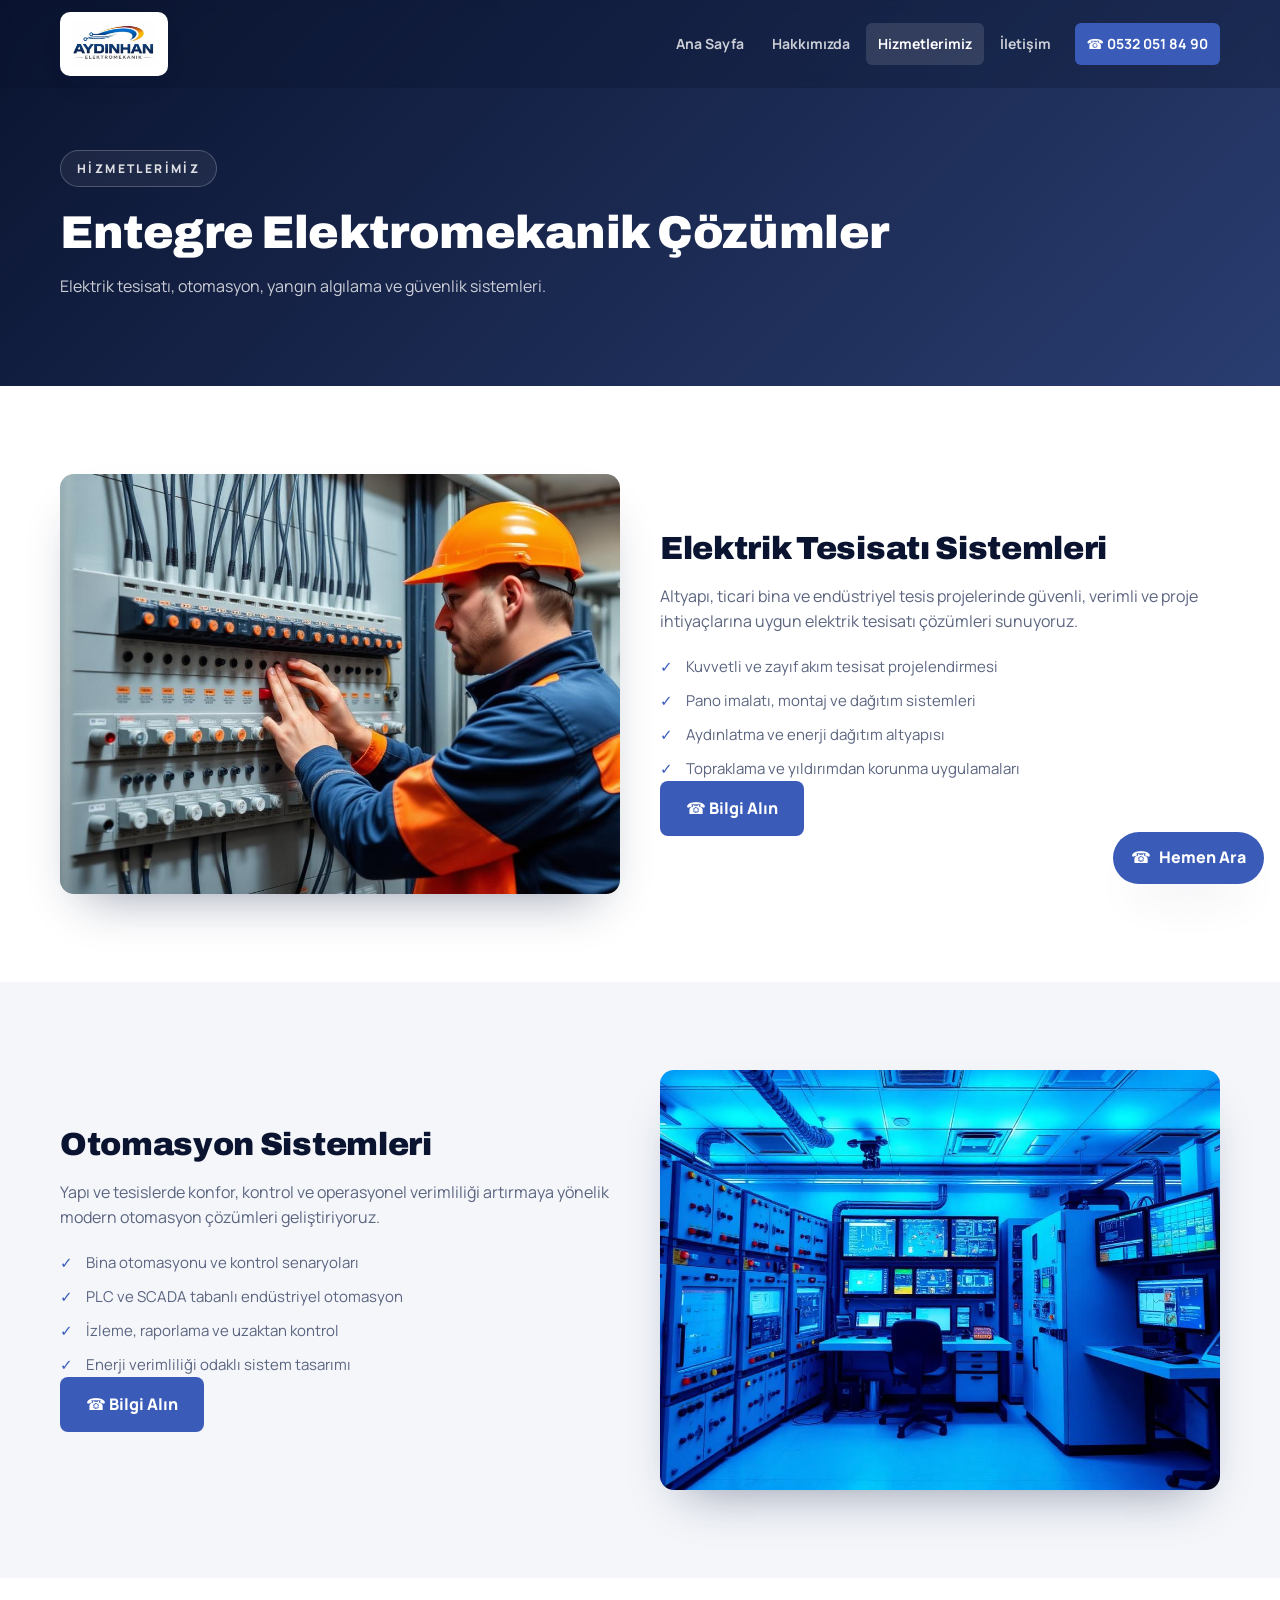
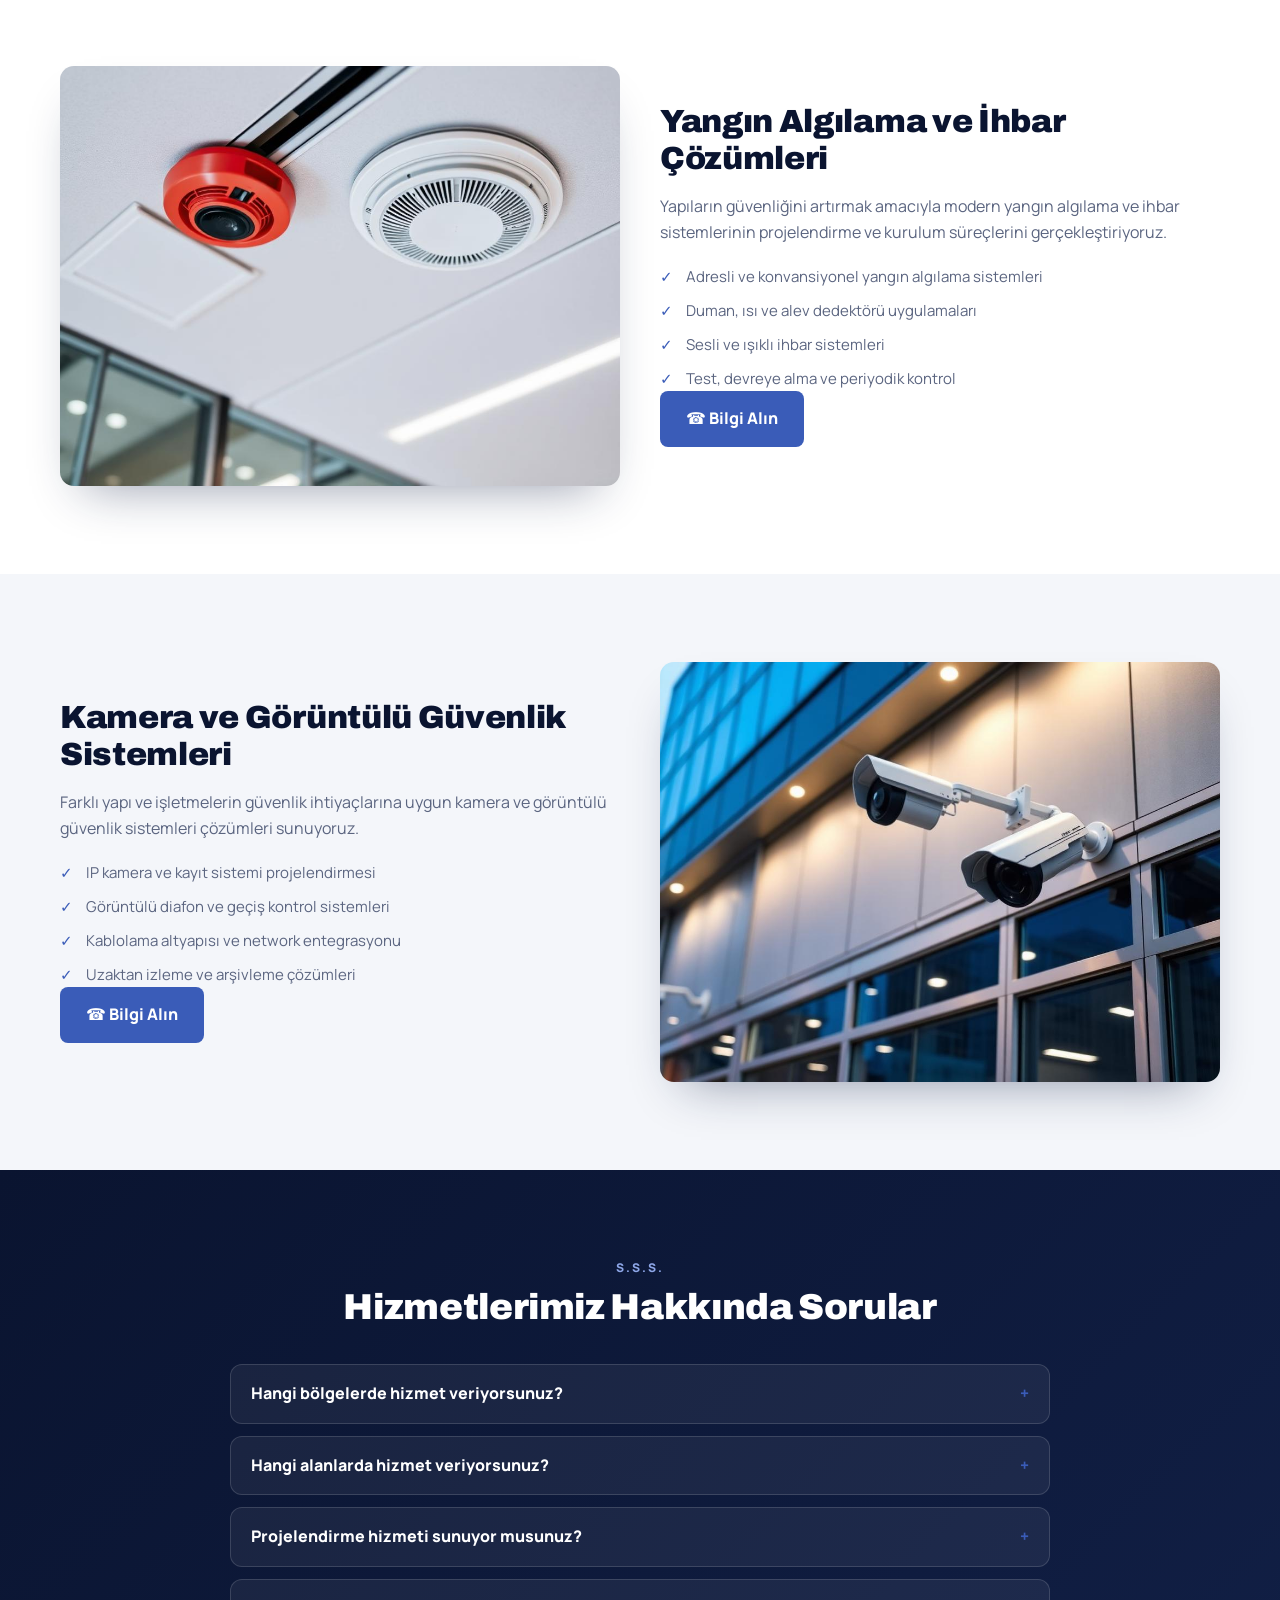
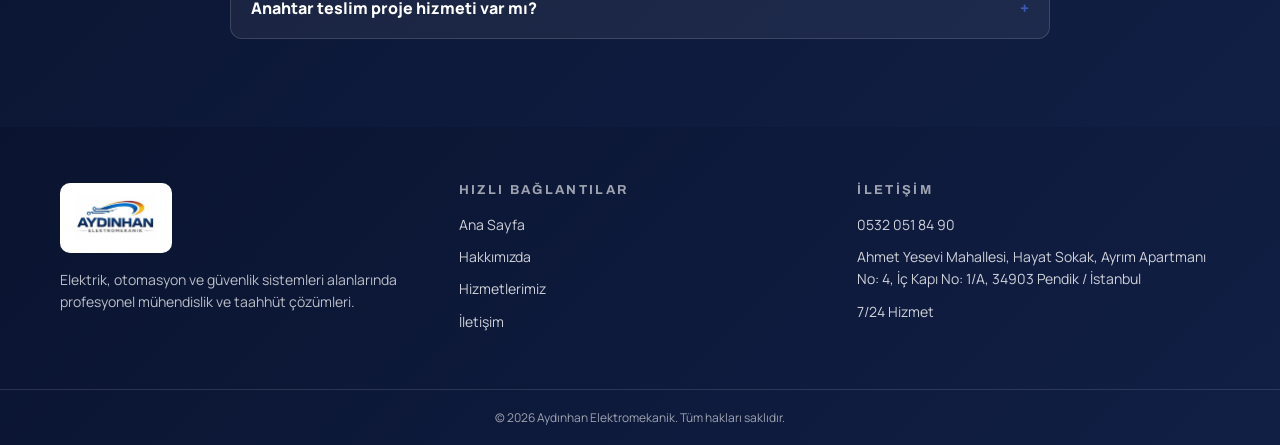
<file: hizmetlerimiz.html>
<!doctype html>
<html lang="tr">
  <head>
    <meta charset="utf-8" />
    <meta name="viewport" content="width=device-width, initial-scale=1" />
    <title>
      Hizmetlerimiz | Elektrik, Otomasyon, Yangın ve Güvenlik Sistemleri
    </title>
    <meta
      name="description"
      content="Elektrik tesisatı, otomasyon sistemleri, yangın algılama ve ihbar çözümleri ile kamera güvenlik sistemleri hizmetlerimizin detayları."
    />
    <meta property="og:type" content="website" />
    <meta
      property="og:title"
      content="Hizmetlerimiz | Elektrik, Otomasyon, Yangın ve Güvenlik Sistemleri"
    />
    <meta
      property="og:description"
      content="Elektrik tesisatı, otomasyon sistemleri, yangın algılama ve ihbar çözümleri ile kamera güvenlik sistemleri hizmetlerimizin detayları."
    />
    <meta property="og:image" content="hero.jpg" />
    <meta name="twitter:card" content="summary_large_image" />
    <link rel="icon" href="favicon.png" />
    <link rel="preconnect" href="https://fonts.googleapis.com" />
    <link rel="preconnect" href="https://fonts.gstatic.com" crossorigin />
    <link
      href="https://fonts.googleapis.com/css2?family=Archivo:wght@600;700;800;900&family=Manrope:wght@400;500;600;700&display=swap"
      rel="stylesheet"
    />
    <link rel="stylesheet" href="style.css" />
    <script type="application/ld+json">
      {
        "@context": "https://schema.org",
        "@type": "LocalBusiness",
        "name": "AYDINHAN ELEKTROMEKANİK MÜHENDİSLİK PROJE TAAHHÜT SANAYİ VE TİCARET LİMİTED ŞİRKETİ",
        "telephone": "+905320518490",
        "address": {
          "@type": "PostalAddress",
          "streetAddress": "Ahmet Yesevi Mahallesi, Hayat Sokak, Ayrım Apartmanı No: 4/1A",
          "addressLocality": "Pendik",
          "addressRegion": "İstanbul",
          "postalCode": "34903",
          "addressCountry": "TR"
        },
        "openingHours": "Mo-Su 00:00-23:59",
        "aggregateRating": {
          "@type": "AggregateRating",
          "ratingValue": "5",
          "reviewCount": "5"
        }
      }
    </script>
  </head>
  <body>
    <header class="ustbar" id="ustbar">
      <div class="kapsa ustbar-ic">
        <a class="marka" href="index.html">
          <img
            src="logo.png"
            alt="Aydınhan Elektromekanik logosu"
            width="696"
            height="330"
          />
        </a>
        <nav class="menu" id="menu">
          <a class="" href="index.html">Ana Sayfa</a
          ><a class="" href="hakkimizda.html">Hakkımızda</a
          ><a class="aktif" href="hizmetlerimiz.html">Hizmetlerimiz</a
          ><a class="" href="iletisim.html">İletişim</a>
          <a class="btn-ara" href="tel:+905320518490">☎ 0532 051 84 90</a>
        </nav>
        <button
          class="menu-btn"
          id="menuBtn"
          aria-label="Menüyü aç"
          aria-expanded="false"
        >
          ☰
        </button>
      </div>
      <div class="mobil-menu" id="mobilMenu">
        <a class="" href="index.html">Ana Sayfa</a
        ><a class="" href="hakkimizda.html">Hakkımızda</a
        ><a class="aktif" href="hizmetlerimiz.html">Hizmetlerimiz</a
        ><a class="" href="iletisim.html">İletişim</a>
      </div>
    </header>
    <main>
      <section class="ic-hero">
        <div class="kapsa">
          <span class="pill">Hizmetlerimiz</span>
          <h1>Entegre Elektromekanik Çözümler</h1>
          <p>
            Elektrik tesisatı, otomasyon, yangın algılama ve güvenlik
            sistemleri.
          </p>
        </div>
      </section>
      <section class="bolum" id="elektrik">
        <div class="kapsa ikili">
          <img
            class="gorsel-lift gorun"
            src="elektrik.jpg"
            alt="Elektrik tesisatı mühendislik çalışması"
            loading="lazy"
          />
          <div class="gorun">
            <h2 class="basit-h2">Elektrik Tesisatı Sistemleri</h2>
            <p class="metin">
              Altyapı, ticari bina ve endüstriyel tesis projelerinde güvenli,
              verimli ve proje ihtiyaçlarına uygun elektrik tesisatı çözümleri
              sunuyoruz.
            </p>
            <ul class="tik-liste">
              <li>Kuvvetli ve zayıf akım tesisat projelendirmesi</li>
              <li>Pano imalatı, montaj ve dağıtım sistemleri</li>
              <li>Aydınlatma ve enerji dağıtım altyapısı</li>
              <li>Topraklama ve yıldırımdan korunma uygulamaları</li>
            </ul>
            <a class="btn birincil" href="tel:+905320518490">☎ Bilgi Alın</a>
          </div>
        </div>
      </section>
      <section class="bolum gri" id="otomasyon">
        <div class="kapsa ikili ters">
          <img
            class="gorsel-lift gorun"
            src="otomasyon.jpg"
            alt="Endüstriyel otomasyon kontrol odası ve PLC panoları"
            loading="lazy"
          />
          <div class="gorun">
            <h2 class="basit-h2">Otomasyon Sistemleri</h2>
            <p class="metin">
              Yapı ve tesislerde konfor, kontrol ve operasyonel verimliliği
              artırmaya yönelik modern otomasyon çözümleri geliştiriyoruz.
            </p>
            <ul class="tik-liste">
              <li>Bina otomasyonu ve kontrol senaryoları</li>
              <li>PLC ve SCADA tabanlı endüstriyel otomasyon</li>
              <li>İzleme, raporlama ve uzaktan kontrol</li>
              <li>Enerji verimliliği odaklı sistem tasarımı</li>
            </ul>
            <a class="btn birincil" href="tel:+905320518490">☎ Bilgi Alın</a>
          </div>
        </div>
      </section>
      <section class="bolum" id="yangin">
        <div class="kapsa ikili">
          <img
            class="gorsel-lift gorun"
            src="yangin.jpg"
            alt="Yangın algılama dedektörü ve ihbar sistemi montajı"
            loading="lazy"
          />
          <div class="gorun">
            <h2 class="basit-h2">Yangın Algılama ve İhbar Çözümleri</h2>
            <p class="metin">
              Yapıların güvenliğini artırmak amacıyla modern yangın algılama ve
              ihbar sistemlerinin projelendirme ve kurulum süreçlerini
              gerçekleştiriyoruz.
            </p>
            <ul class="tik-liste">
              <li>Adresli ve konvansiyonel yangın algılama sistemleri</li>
              <li>Duman, ısı ve alev dedektörü uygulamaları</li>
              <li>Sesli ve ışıklı ihbar sistemleri</li>
              <li>Test, devreye alma ve periyodik kontrol</li>
            </ul>
            <a class="btn birincil" href="tel:+905320518490">☎ Bilgi Alın</a>
          </div>
        </div>
      </section>
      <section class="bolum gri" id="kamera">
        <div class="kapsa ikili ters">
          <img
            class="gorsel-lift gorun"
            src="kamera.jpg"
            alt="Bina cephesinde kamera ve görüntülü güvenlik sistemi"
            loading="lazy"
          />
          <div class="gorun">
            <h2 class="basit-h2">Kamera ve Görüntülü Güvenlik Sistemleri</h2>
            <p class="metin">
              Farklı yapı ve işletmelerin güvenlik ihtiyaçlarına uygun kamera ve
              görüntülü güvenlik sistemleri çözümleri sunuyoruz.
            </p>
            <ul class="tik-liste">
              <li>IP kamera ve kayıt sistemi projelendirmesi</li>
              <li>Görüntülü diafon ve geçiş kontrol sistemleri</li>
              <li>Kablolama altyapısı ve network entegrasyonu</li>
              <li>Uzaktan izleme ve arşivleme çözümleri</li>
            </ul>
            <a class="btn birincil" href="tel:+905320518490">☎ Bilgi Alın</a>
          </div>
        </div>
      </section>
      <section class="bolum lacivert">
        <div class="kapsa">
          <div class="bolum-baslik koyu ortala">
            <span class="ust-baslik">S.S.S.</span>
            <h2>Hizmetlerimiz Hakkında Sorular</h2>
          </div>
          <div class="sss">
            <details class="sss-oge">
              <summary>Hangi bölgelerde hizmet veriyorsunuz?</summary>
              <p>
                Pendik başta olmak üzere İstanbul ve yakın çevresindeki
                bölgelerde hizmet sunulmaktadır.
              </p>
            </details>
            <details class="sss-oge">
              <summary>Hangi alanlarda hizmet veriyorsunuz?</summary>
              <p>
                Elektrik tesisatı, otomasyon sistemleri, yangın algılama ve
                ihbar çözümleri ile kamera ve görüntülü güvenlik sistemleri
                alanlarında hizmet veriyoruz.
              </p>
            </details>
            <details class="sss-oge">
              <summary>Projelendirme hizmeti sunuyor musunuz?</summary>
              <p>
                Projenin ihtiyaçlarına göre tasarım ve projelendirme
                süreçlerinden uygulama aşamasına kadar entegre çözümler
                sunuyoruz.
              </p>
            </details>
            <details class="sss-oge">
              <summary>Anahtar teslim proje hizmeti var mı?</summary>
              <p>
                Tasarım ve projelendirme aşamasından uygulama ve kurulum
                süreçlerine kadar anahtar teslim çözümler sunulabilmektedir.
              </p>
            </details>
          </div>
        </div>
      </section>
    </main>
    <footer class="altbar">
      <div class="kapsa altbar-grid">
        <div>
          <span class="logo-kutu"
            ><img
              src="logo.png"
              alt="Aydınhan Elektromekanik logosu"
              loading="lazy"
          /></span>
          <p class="alt-metin">
            Elektrik, otomasyon ve güvenlik sistemleri alanlarında profesyonel
            mühendislik ve taahhüt çözümleri.
          </p>
        </div>
        <div>
          <h3>Hızlı Bağlantılar</h3>
          <ul class="alt-liste">
            <li><a href="index.html">Ana Sayfa</a></li>
            <li><a href="hakkimizda.html">Hakkımızda</a></li>
            <li><a href="hizmetlerimiz.html">Hizmetlerimiz</a></li>
            <li><a href="iletisim.html">İletişim</a></li>
          </ul>
        </div>
        <div>
          <h3>İletişim</h3>
          <ul class="alt-liste">
            <li><a href="tel:+905320518490">0532 051 84 90</a></li>
            <li>
              Ahmet Yesevi Mahallesi, Hayat Sokak, Ayrım Apartmanı No: 4, İç
              Kapı No: 1/A, 34903 Pendik / İstanbul
            </li>
            <li>7/24 Hizmet</li>
          </ul>
        </div>
      </div>
      <div class="altbar-son">
        © 2026 Aydınhan Elektromekanik. Tüm hakları saklıdır.
      </div>
    </footer>
    <div class="hizli">
      <button id="yukariBtn" class="yukari" aria-label="Sayfa başına dön">
        ↑
      </button>
      <a class="hizli-ara" href="tel:+905320518490">☎ <span>Hemen Ara</span></a>
    </div>
    <script src="script.js"></script>
  </body>
</html>
</file>
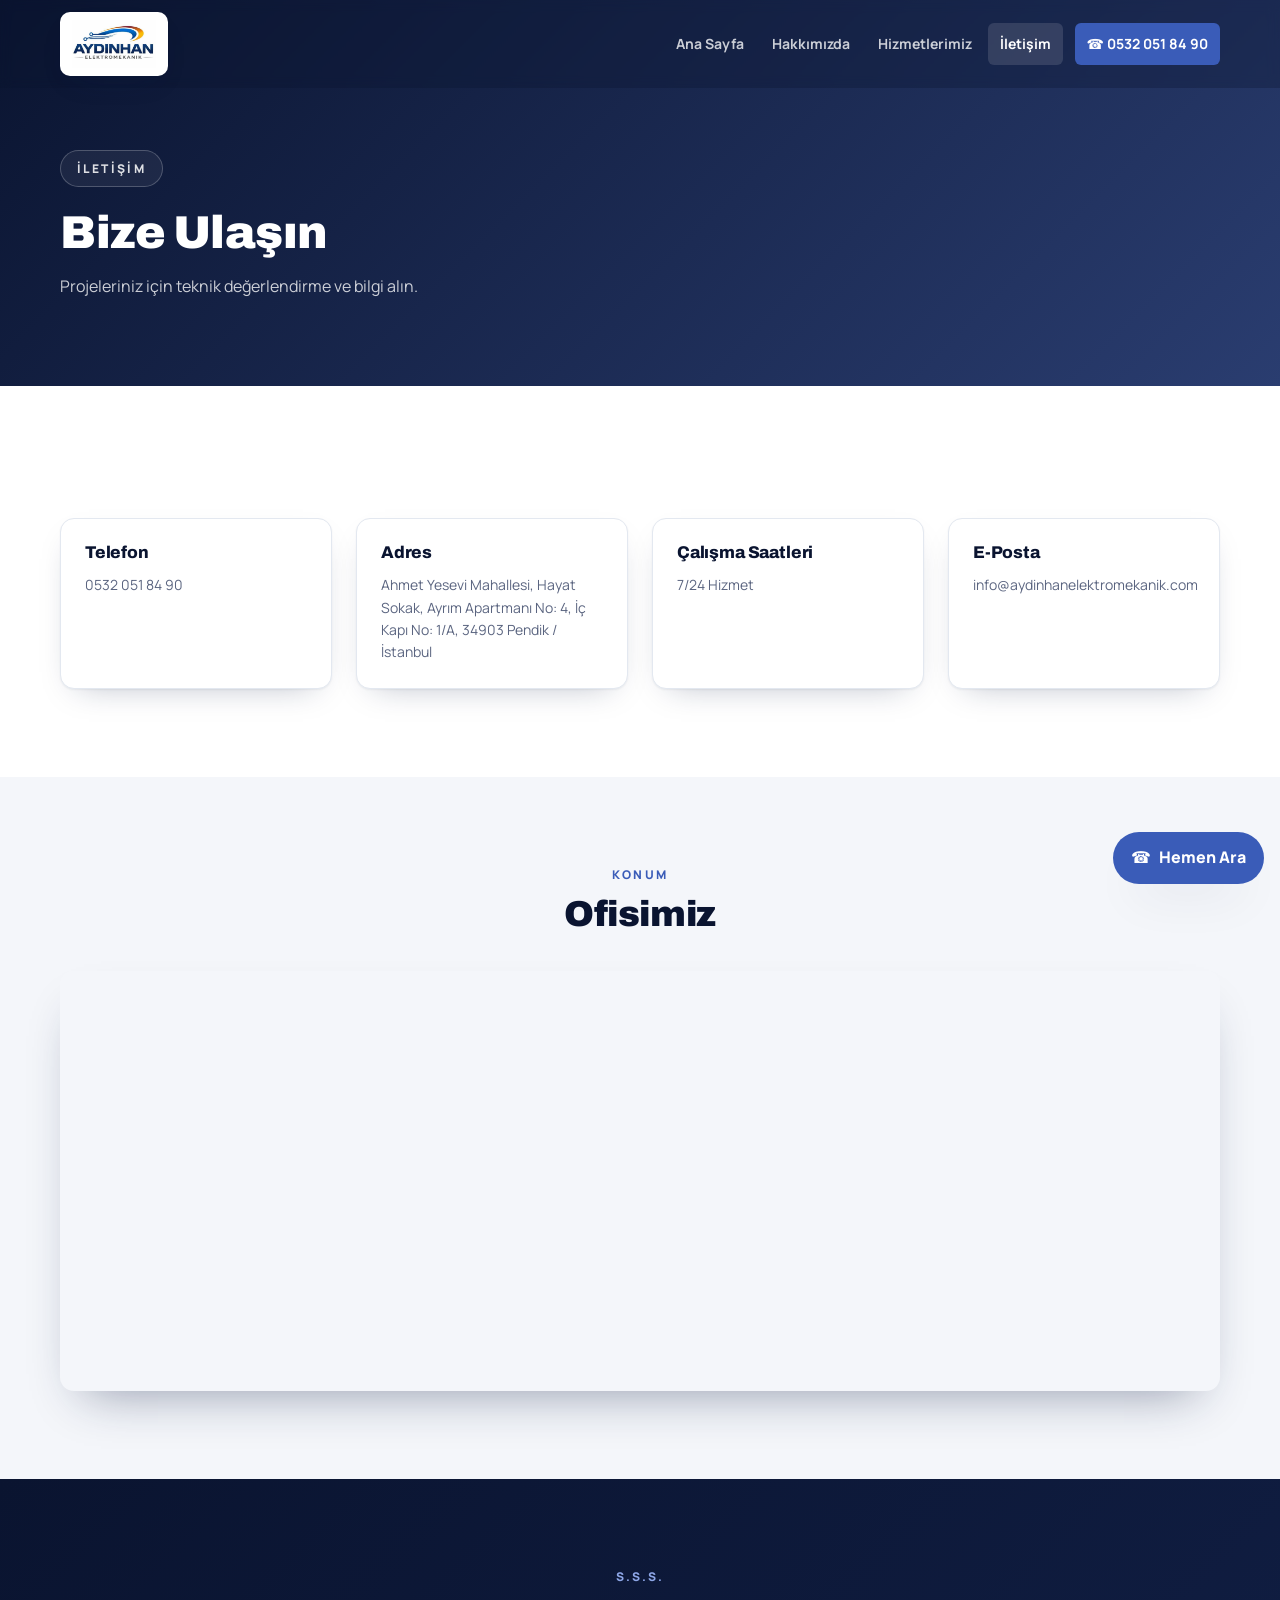
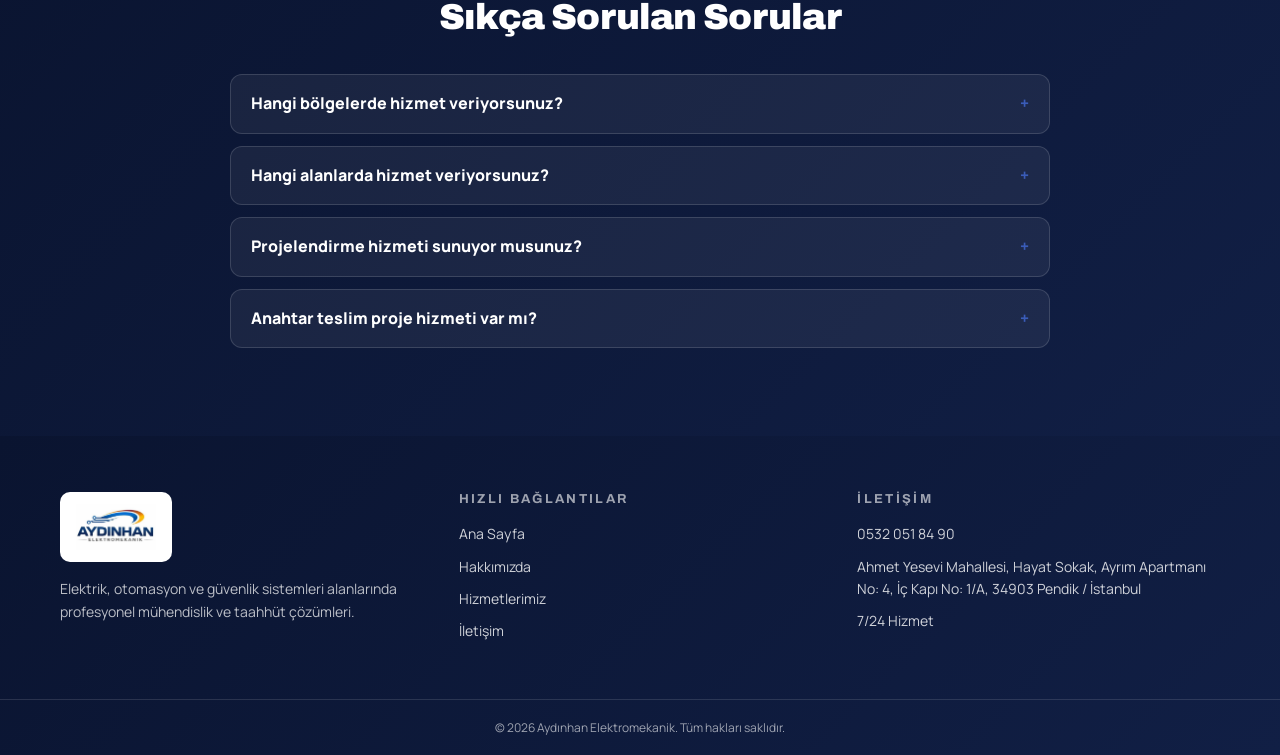
<file: iletisim.html>
<!doctype html>
<html lang="tr">
  <head>
    <meta charset="utf-8" />
    <meta name="viewport" content="width=device-width, initial-scale=1" />
    <title>İletişim | Aydınhan Elektromekanik</title>
    <meta
      name="description"
      content="Aydınhan Elektromekanik iletişim bilgileri: telefon, adres ve Pendik / İstanbul ofis konumu."
    />
    <meta property="og:type" content="website" />
    <meta property="og:title" content="İletişim | Aydınhan Elektromekanik" />
    <meta
      property="og:description"
      content="Aydınhan Elektromekanik iletişim bilgileri: telefon, adres ve Pendik / İstanbul ofis konumu."
    />
    <meta property="og:image" content="hero.jpg" />
    <meta name="twitter:card" content="summary_large_image" />
    <link rel="icon" href="favicon.png" />
    <link rel="preconnect" href="https://fonts.googleapis.com" />
    <link rel="preconnect" href="https://fonts.gstatic.com" crossorigin />
    <link
      href="https://fonts.googleapis.com/css2?family=Archivo:wght@600;700;800;900&family=Manrope:wght@400;500;600;700&display=swap"
      rel="stylesheet"
    />
    <link rel="stylesheet" href="style.css" />
    <script type="application/ld+json">
      {
        "@context": "https://schema.org",
        "@type": "LocalBusiness",
        "name": "AYDINHAN ELEKTROMEKANİK MÜHENDİSLİK PROJE TAAHHÜT SANAYİ VE TİCARET LİMİTED ŞİRKETİ",
        "telephone": "+905320518490",
        "address": {
          "@type": "PostalAddress",
          "streetAddress": "Ahmet Yesevi Mahallesi, Hayat Sokak, Ayrım Apartmanı No: 4/1A",
          "addressLocality": "Pendik",
          "addressRegion": "İstanbul",
          "postalCode": "34903",
          "addressCountry": "TR"
        },
        "openingHours": "Mo-Su 00:00-23:59",
        "aggregateRating": {
          "@type": "AggregateRating",
          "ratingValue": "5",
          "reviewCount": "5"
        }
      }
    </script>
  </head>
  <body>
    <header class="ustbar" id="ustbar">
      <div class="kapsa ustbar-ic">
        <a class="marka" href="index.html">
          <img
            src="logo.png"
            alt="Aydınhan Elektromekanik logosu"
            width="696"
            height="330"
          />
        </a>
        <nav class="menu" id="menu">
          <a class="" href="index.html">Ana Sayfa</a
          ><a class="" href="hakkimizda.html">Hakkımızda</a
          ><a class="" href="hizmetlerimiz.html">Hizmetlerimiz</a
          ><a class="aktif" href="iletisim.html">İletişim</a>
          <a class="btn-ara" href="tel:+905320518490">☎ 0532 051 84 90</a>
        </nav>
        <button
          class="menu-btn"
          id="menuBtn"
          aria-label="Menüyü aç"
          aria-expanded="false"
        >
          ☰
        </button>
      </div>
      <div class="mobil-menu" id="mobilMenu">
        <a class="" href="index.html">Ana Sayfa</a
        ><a class="" href="hakkimizda.html">Hakkımızda</a
        ><a class="" href="hizmetlerimiz.html">Hizmetlerimiz</a
        ><a class="aktif" href="iletisim.html">İletişim</a>
      </div>
    </header>
    <main>
      <section class="ic-hero">
        <div class="kapsa">
          <span class="pill">İletişim</span>
          <h1>Bize Ulaşın</h1>
          <p>Projeleriniz için teknik değerlendirme ve bilgi alın.</p>
        </div>
      </section>
      <section class="bolum">
        <div class="kapsa">
          <div class="izgara-4">
            <a class="kart yalin gorun" href="tel:+905320518490">
              <h3>Telefon</h3>
              <p>0532 051 84 90</p>
            </a>

            <a
              class="kart yalin gorun"
              href="https://www.google.com/maps/search/?api=1&query=Ahmet+Yesevi+Mahallesi+Hayat+Sokak+Ayr%C4%B1m+Apartman%C4%B1+No+4+Pendik+%C4%B0stanbul"
              target="_blank"
              rel="noopener"
            >
              <h3>Adres</h3>
              <p>
                Ahmet Yesevi Mahallesi, Hayat Sokak, Ayrım Apartmanı No: 4, İç
                Kapı No: 1/A, 34903 Pendik / İstanbul
              </p>
            </a>

            <div class="kart yalin gorun">
              <h3>Çalışma Saatleri</h3>
              <p>7/24 Hizmet</p>
            </div>

            <a
              class="kart yalin gorun"
              href="mailto:info@aydinhanelektromekanik.com"
            >
              <h3>E-Posta</h3>
              <p>info@aydinhanelektromekanik.com</p>
            </a>
          </div>
        </div>
      </section>
      <section class="bolum gri">
        <div class="kapsa">
          <div class="bolum-baslik ortala">
            <span class="ust-baslik">Konum</span>
            <h2>Ofisimiz</h2>
          </div>
          <div class="harita">
            <iframe
              title="Aydınhan Elektromekanik konumu"
              src="https://www.google.com/maps?q=Ahmet%20Yesevi%20Mahallesi%20Hayat%20Sokak%20Pendik%20%C4%B0stanbul&output=embed"
              loading="lazy"
              referrerpolicy="no-referrer-when-downgrade"
            ></iframe>
          </div>
        </div>
      </section>
      <section class="bolum lacivert">
        <div class="kapsa">
          <div class="bolum-baslik koyu ortala">
            <span class="ust-baslik">S.S.S.</span>
            <h2>Sıkça Sorulan Sorular</h2>
          </div>
          <div class="sss">
            <details class="sss-oge">
              <summary>Hangi bölgelerde hizmet veriyorsunuz?</summary>
              <p>
                Pendik başta olmak üzere İstanbul ve yakın çevresindeki
                bölgelerde hizmet sunulmaktadır.
              </p>
            </details>
            <details class="sss-oge">
              <summary>Hangi alanlarda hizmet veriyorsunuz?</summary>
              <p>
                Elektrik tesisatı, otomasyon sistemleri, yangın algılama ve
                ihbar çözümleri ile kamera ve görüntülü güvenlik sistemleri
                alanlarında hizmet veriyoruz.
              </p>
            </details>
            <details class="sss-oge">
              <summary>Projelendirme hizmeti sunuyor musunuz?</summary>
              <p>
                Projenin ihtiyaçlarına göre tasarım ve projelendirme
                süreçlerinden uygulama aşamasına kadar entegre çözümler
                sunuyoruz.
              </p>
            </details>
            <details class="sss-oge">
              <summary>Anahtar teslim proje hizmeti var mı?</summary>
              <p>
                Tasarım ve projelendirme aşamasından uygulama ve kurulum
                süreçlerine kadar anahtar teslim çözümler sunulabilmektedir.
              </p>
            </details>
          </div>
        </div>
      </section>
    </main>
    <footer class="altbar">
      <div class="kapsa altbar-grid">
        <div>
          <span class="logo-kutu"
            ><img
              src="logo.png"
              alt="Aydınhan Elektromekanik logosu"
              loading="lazy"
          /></span>
          <p class="alt-metin">
            Elektrik, otomasyon ve güvenlik sistemleri alanlarında profesyonel
            mühendislik ve taahhüt çözümleri.
          </p>
        </div>
        <div>
          <h3>Hızlı Bağlantılar</h3>
          <ul class="alt-liste">
            <li><a href="index.html">Ana Sayfa</a></li>
            <li><a href="hakkimizda.html">Hakkımızda</a></li>
            <li><a href="hizmetlerimiz.html">Hizmetlerimiz</a></li>
            <li><a href="iletisim.html">İletişim</a></li>
          </ul>
        </div>
        <div>
          <h3>İletişim</h3>
          <ul class="alt-liste">
            <li><a href="tel:+905320518490">0532 051 84 90</a></li>
            <li>
              Ahmet Yesevi Mahallesi, Hayat Sokak, Ayrım Apartmanı No: 4, İç
              Kapı No: 1/A, 34903 Pendik / İstanbul
            </li>
            <li>7/24 Hizmet</li>
          </ul>
        </div>
      </div>
      <div class="altbar-son">
        © 2026 Aydınhan Elektromekanik. Tüm hakları saklıdır.
      </div>
    </footer>
    <div class="hizli">
      <button id="yukariBtn" class="yukari" aria-label="Sayfa başına dön">
        ↑
      </button>
      <a class="hizli-ara" href="tel:+905320518490">☎ <span>Hemen Ara</span></a>
    </div>
    <script src="script.js"></script>
  </body>
</html>
</file>
<file: style.css>
:root {
  --lacivert-koyu: #0a1430;
  --lacivert: #111f45;
  --lacivert-acik: #2a3d70;
  --vurgu: #3a5cb8;
  --beyaz: #ffffff;
  --gri: #f4f6fa;
  --metin: #1b2440;
  --metin-soluk: #5b6580;
  --kenar: #e3e8f0;
  --golge:
    0 1px 2px rgba(17, 31, 69, 0.06), 0 12px 32px -18px rgba(17, 31, 69, 0.35);
  --golge-lift: 0 24px 48px -24px rgba(17, 31, 69, 0.45);
  --radius: 8px;
}
* {
  box-sizing: border-box;
}
html {
  scroll-behavior: smooth;
}
body {
  margin: 0;
  font-family: "Manrope", system-ui, sans-serif;
  color: var(--metin);
  background: var(--beyaz);
  line-height: 1.6;
}
h1,
h2,
h3 {
  font-family: "Archivo", system-ui, sans-serif;
  margin: 0;
  line-height: 1.15;
  letter-spacing: -0.01em;
}
img {
  max-width: 100%;
  display: block;
}
a {
  color: inherit;
  text-decoration: none;
}
.kapsa {
  max-width: 1200px;
  margin: 0 auto;
  padding: 0 20px;
}

/* ÜST BAR */
.ustbar {
  position: fixed;
  inset: 0 0 auto 0;
  z-index: 50;
  background: rgba(10, 20, 48, 0.3);
  backdrop-filter: blur(6px);
  transition:
    background 0.3s,
    box-shadow 0.3s;
}
.ustbar.kaydi {
  background: rgba(10, 20, 48, 0.96);
  box-shadow: var(--golge-lift);
}
.ustbar-ic {
  display: flex;
  align-items: center;
  justify-content: space-between;
  gap: 16px;
  padding: 12px 20px;
}
.marka img {
  height: 42px;
  width: auto;
}
.marka {
  background: var(--beyaz);
  border-radius: 10px;
  padding: 8px 12px;
  box-shadow: var(--golge);
}
.menu {
  display: none;
  align-items: center;
  gap: 4px;
}
.menu a {
  padding: 10px 12px;
  border-radius: 6px;
  font-size: 14px;
  font-weight: 700;
  color: rgba(255, 255, 255, 0.78);
}
.menu a:hover {
  background: rgba(255, 255, 255, 0.1);
  color: #fff;
}
.menu a.aktif {
  background: rgba(255, 255, 255, 0.12);
  color: #fff;
}
.btn-ara {
  margin-left: 8px;
  background: var(--vurgu);
  color: #fff !important;
  font-weight: 800;
}
.menu-btn {
  display: grid;
  place-items: center;
  width: 44px;
  height: 44px;
  border-radius: 6px;
  border: 1px solid rgba(255, 255, 255, 0.25);
  background: transparent;
  color: #fff;
  font-size: 20px;
  cursor: pointer;
}
.mobil-menu {
  display: none;
  flex-direction: column;
  background: var(--lacivert-koyu);
  padding: 8px 20px 24px;
}
.mobil-menu.acik {
  display: flex;
}
.mobil-menu a {
  padding: 14px;
  border-radius: 6px;
  font-weight: 700;
  color: rgba(255, 255, 255, 0.85);
}
.mobil-menu a.aktif {
  background: rgba(255, 255, 255, 0.12);
  color: #fff;
}
@media (min-width: 1024px) {
  .menu {
    display: flex;
  }
  .menu-btn {
    display: none;
  }
  .mobil-menu {
    display: none !important;
  }
  .marka img {
    height: 48px;
  }
}

/* HERO */
.hero {
  position: relative;
  display: flex;
  align-items: center;
  min-height: 88vh;
  overflow: hidden;
}
.hero-foto {
  position: absolute;
  inset: 0;
  width: 100%;
  height: 100%;
  object-fit: cover;
}
.hero-perde {
  position: absolute;
  inset: 0;
  background: linear-gradient(
    135deg,
    rgba(10, 20, 48, 0.93),
    rgba(42, 61, 112, 0.82)
  );
}
.hero-ic {
  position: relative;
  padding: 140px 20px 80px;
  width: 100%;
}
.pill {
  display: inline-block;
  border: 1px solid rgba(255, 255, 255, 0.22);
  background: rgba(255, 255, 255, 0.06);
  color: rgba(255, 255, 255, 0.85);
  border-radius: 999px;
  padding: 8px 16px;
  font-size: 12px;
  font-weight: 800;
  letter-spacing: 0.2em;
  text-transform: uppercase;
}
.hero h1 {
  margin-top: 24px;
  max-width: 900px;
  color: #fff;
  font-size: clamp(30px, 6vw, 58px);
  font-weight: 900;
}
.hero-ic > p {
  margin-top: 20px;
  max-width: 640px;
  color: rgba(255, 255, 255, 0.78);
  font-size: 17px;
}
.hero-butonlar {
  display: flex;
  flex-wrap: wrap;
  gap: 12px;
  margin-top: 32px;
}
.btn {
  display: inline-flex;
  align-items: center;
  gap: 8px;
  border-radius: var(--radius);
  padding: 15px 26px;
  font-weight: 800;
  transition:
    transform 0.2s,
    background 0.2s;
}
.btn:hover {
  transform: translateY(-2px);
}
.btn.birincil {
  background: var(--vurgu);
  color: #fff;
}
.btn.cerceve {
  border: 1px solid rgba(255, 255, 255, 0.35);
  color: #fff;
}
.btn.koyu {
  background: var(--lacivert);
  color: #fff;
  margin-top: 28px;
  padding: 13px 22px;
  font-size: 14px;
}
.hero-liste {
  list-style: none;
  display: grid;
  gap: 14px;
  margin: 44px 0 0;
  padding: 0;
  grid-template-columns: 1fr;
}
.hero-liste li {
  border-left: 2px solid var(--vurgu);
  padding-left: 12px;
  color: rgba(255, 255, 255, 0.88);
  font-weight: 700;
  font-size: 14px;
}
@media (min-width: 640px) {
  .hero-liste {
    grid-template-columns: 1fr 1fr;
  }
}
@media (min-width: 1024px) {
  .hero-liste {
    grid-template-columns: repeat(4, 1fr);
  }
}

/* İÇ HERO */
.ic-hero {
  background: linear-gradient(
    135deg,
    var(--lacivert-koyu),
    var(--lacivert-acik)
  );
  padding: 150px 0 70px;
  color: #fff;
}
.ic-hero h1 {
  margin-top: 20px;
  font-size: clamp(28px, 5vw, 46px);
  font-weight: 900;
  color: #fff;
}
.ic-hero p {
  margin-top: 14px;
  max-width: 620px;
  color: rgba(255, 255, 255, 0.78);
}

/* BÖLÜMLER */
.bolum {
  padding: 64px 0;
}
@media (min-width: 768px) {
  .bolum {
    padding: 88px 0;
  }
}
.bolum.gri {
  background: var(--gri);
}
.bolum.lacivert {
  background: linear-gradient(135deg, var(--lacivert-koyu), var(--lacivert));
  color: #fff;
}
.bolum-baslik {
  max-width: 720px;
}
.bolum-baslik.ortala {
  margin: 0 auto;
  text-align: center;
}
.ust-baslik {
  display: block;
  font-size: 12px;
  font-weight: 800;
  letter-spacing: 0.18em;
  text-transform: uppercase;
  color: var(--vurgu);
}
.bolum-baslik h2 {
  margin-top: 10px;
  font-size: clamp(24px, 3.6vw, 36px);
  font-weight: 900;
  color: var(--lacivert-koyu);
}
.bolum-baslik p {
  margin-top: 12px;
  color: var(--metin-soluk);
}
.bolum-baslik.koyu h2 {
  color: #fff;
}
.bolum-baslik.koyu p {
  color: rgba(255, 255, 255, 0.72);
}
.bolum-baslik.koyu .ust-baslik {
  color: #8ea7e8;
}
.basit-h2 {
  font-size: clamp(22px, 3.2vw, 32px);
  font-weight: 900;
  color: var(--lacivert-koyu);
}
.metin {
  margin-top: 16px;
  color: var(--metin-soluk);
}
.ikili {
  display: grid;
  gap: 40px;
  align-items: center;
  grid-template-columns: 1fr;
}
@media (min-width: 1024px) {
  .ikili {
    grid-template-columns: 1fr 1fr;
  }
  .ikili.ters > img {
    order: 2;
  }
}
.gorsel-lift {
  border-radius: 14px;
  box-shadow: var(--golge-lift);
  object-fit: cover;
  width: 100%;
}

.izgara-2,
.izgara-3,
.izgara-4 {
  display: grid;
  gap: 22px;
  margin-top: 44px;
  grid-template-columns: 1fr;
}
@media (min-width: 640px) {
  .izgara-2,
  .izgara-3,
  .izgara-4 {
    grid-template-columns: 1fr 1fr;
  }
}
@media (min-width: 1024px) {
  .izgara-3 {
    grid-template-columns: repeat(3, 1fr);
  }
  .izgara-4 {
    grid-template-columns: repeat(4, 1fr);
  }
}
.kart {
  background: #fff;
  border-radius: 14px;
  box-shadow: var(--golge);
  overflow: hidden;
  display: flex;
  flex-direction: column;
  transition:
    transform 0.3s,
    box-shadow 0.3s;
}
.kart:hover {
  transform: translateY(-4px);
  box-shadow: var(--golge-lift);
}
.kart img {
  height: 180px;
  width: 100%;
  object-fit: cover;
  transition: transform 0.5s;
}
.kart:hover img {
  transform: scale(1.05);
}
.kart-ic {
  padding: 22px;
  display: flex;
  flex-direction: column;
  flex: 1;
}
.kart h3 {
  font-size: 17px;
  font-weight: 800;
  color: var(--lacivert-koyu);
}
.kart p {
  margin: 12px 0 0;
  font-size: 14px;
  color: var(--metin-soluk);
  flex: 1;
}
.kart.yalin {
  padding: 24px;
  border: 1px solid var(--kenar);
}
.kart.yalin h3 {
  font-size: 17px;
}
.link-ok {
  margin-top: 18px;
  font-size: 14px;
  font-weight: 800;
  color: var(--vurgu);
}
.etiket {
  font-size: 11px;
  font-weight: 800;
  letter-spacing: 0.16em;
  text-transform: uppercase;
  color: var(--vurgu);
}
.foto-btn {
  border: 0;
  padding: 0;
  background: none;
  cursor: zoom-in;
  display: block;
  width: 100%;
}
.tik-liste {
  margin: 20px 0 0;
  padding: 0;
  list-style: none;
  display: grid;
  gap: 10px;
}
.tik-liste li {
  position: relative;
  padding-left: 26px;
  color: var(--metin-soluk);
  font-size: 15px;
}
.tik-liste li::before {
  content: "✓";
  position: absolute;
  left: 0;
  color: var(--vurgu);
  font-weight: 900;
}

/* SÜREÇ */
.surec {
  list-style: none;
  display: grid;
  gap: 20px;
  margin: 44px 0 0;
  padding: 0;
  grid-template-columns: 1fr;
}
@media (min-width: 768px) {
  .surec {
    grid-template-columns: repeat(3, 1fr);
  }
}
@media (min-width: 1200px) {
  .surec {
    grid-template-columns: repeat(5, 1fr);
  }
}
.surec li {
  border: 1px solid rgba(255, 255, 255, 0.12);
  background: rgba(255, 255, 255, 0.06);
  border-radius: 14px;
  padding: 22px;
}
.surec .no {
  font-family: "Archivo", sans-serif;
  font-size: 28px;
  font-weight: 900;
  color: #8ea7e8;
}
.surec h3 {
  margin-top: 10px;
  font-size: 16px;
  color: #fff;
}
.surec p {
  margin-top: 8px;
  font-size: 14px;
  color: rgba(255, 255, 255, 0.7);
}

/* YORUM */
.puan {
  margin: 44px auto 0;
  max-width: 380px;
  text-align: center;
  background: rgba(255, 255, 255, 0.06);
  border-radius: 14px;
  padding: 22px;
  display: grid;
  gap: 6px;
}
.puan strong {
  font-family: "Archivo", sans-serif;
  font-size: 26px;
}
.puan span {
  font-size: 14px;
  color: rgba(255, 255, 255, 0.7);
}
.yildiz {
  color: #f4b740;
  letter-spacing: 3px;
}
.yorum-izgara {
  display: grid;
  gap: 20px;
  margin-top: 32px;
  grid-template-columns: 1fr;
}
@media (min-width: 768px) {
  .yorum-izgara {
    grid-template-columns: 1fr 1fr;
  }
}
@media (min-width: 1200px) {
  .yorum-izgara {
    grid-template-columns: repeat(4, 1fr);
  }
}
.yorum {
  margin: 0;
  border: 1px solid rgba(255, 255, 255, 0.12);
  background: rgba(255, 255, 255, 0.06);
  border-radius: 14px;
  padding: 22px;
}
.yorum p {
  font-size: 14px;
  color: rgba(255, 255, 255, 0.85);
}

/* SSS */
.sss {
  margin-top: 36px;
  display: grid;
  gap: 12px;
  max-width: 820px;
  margin-left: auto;
  margin-right: auto;
}
.sss-oge {
  background: rgba(255, 255, 255, 0.06);
  border: 1px solid var(--kenar);
  border-radius: 12px;
  padding: 16px 20px;
}
.bolum.lacivert .sss-oge {
  border-color: rgba(255, 255, 255, 0.14);
}
.bolum:not(.lacivert) .sss-oge {
  background: #fff;
}
.sss-oge summary {
  cursor: pointer;
  font-weight: 800;
  list-style: none;
}
.sss-oge summary::-webkit-details-marker {
  display: none;
}
.sss-oge summary::after {
  content: "+";
  float: right;
  font-weight: 900;
  color: var(--vurgu);
}
.sss-oge[open] summary::after {
  content: "–";
}
.sss-oge p {
  margin: 12px 0 0;
  font-size: 15px;
  opacity: 0.85;
}

/* HARİTA */
.harita {
  margin-top: 36px;
  border-radius: 14px;
  overflow: hidden;
  box-shadow: var(--golge-lift);
}
.harita iframe {
  width: 100%;
  height: 420px;
  border: 0;
  display: block;
}

/* ALT BAR */
.altbar {
  background: linear-gradient(135deg, var(--lacivert-koyu), var(--lacivert));
  color: #fff;
}
.altbar-grid {
  display: grid;
  gap: 36px;
  padding: 56px 20px;
  grid-template-columns: 1fr;
}
@media (min-width: 768px) {
  .altbar-grid {
    grid-template-columns: repeat(3, 1fr);
  }
}
.logo-kutu {
  display: inline-flex;
  background: #fff;
  border-radius: 10px;
  padding: 12px 16px;
}
.logo-kutu img {
  height: 46px;
  width: auto;
}
.alt-metin {
  margin-top: 16px;
  max-width: 340px;
  font-size: 14px;
  color: rgba(255, 255, 255, 0.72);
}
.altbar h3 {
  font-size: 13px;
  letter-spacing: 0.18em;
  text-transform: uppercase;
  color: rgba(255, 255, 255, 0.6);
}
.alt-liste {
  list-style: none;
  margin: 16px 0 0;
  padding: 0;
  display: grid;
  gap: 10px;
  font-size: 14px;
  color: rgba(255, 255, 255, 0.8);
}
.alt-liste a:hover {
  color: #fff;
  text-decoration: underline;
}
.altbar-son {
  border-top: 1px solid rgba(255, 255, 255, 0.12);
  padding: 18px;
  text-align: center;
  font-size: 12px;
  color: rgba(255, 255, 255, 0.6);
}

/* HIZLI BUTONLAR */
.hizli {
  position: fixed;
  right: 16px;
  bottom: 16px;
  z-index: 40;
  display: flex;
  flex-direction: column;
  align-items: flex-end;
  gap: 12px;
}
.yukari {
  width: 44px;
  height: 44px;
  border-radius: 999px;
  border: 0;
  background: var(--lacivert);
  color: #fff;
  font-size: 18px;
  cursor: pointer;
  box-shadow: var(--golge-lift);
  opacity: 0;
  pointer-events: none;
  transition: opacity 0.3s;
}
.yukari.gorunur {
  opacity: 1;
  pointer-events: auto;
}
.hizli-ara {
  display: inline-flex;
  align-items: center;
  gap: 8px;
  background: var(--vurgu);
  color: #fff;
  font-weight: 800;
  border-radius: 999px;
  padding: 13px 18px;
  box-shadow: var(--golge-lift);
}
@media (max-width: 520px) {
  .hizli-ara span {
    display: none;
  }
}

/* LIGHTBOX */
.kutu {
  position: fixed;
  inset: 0;
  z-index: 60;
  display: flex;
  align-items: center;
  justify-content: center;
  background: rgba(10, 20, 48, 0.96);
  padding: 20px;
}
.kutu[hidden] {
  display: none;
}
.kutu figure {
  margin: 0;
  max-width: 900px;
}
.kutu img {
  max-height: 75vh;
  width: 100%;
  object-fit: contain;
  border-radius: 10px;
}
.kutu figcaption {
  margin-top: 16px;
  text-align: center;
  color: rgba(255, 255, 255, 0.8);
  font-size: 14px;
}
.kutu button {
  position: absolute;
  width: 44px;
  height: 44px;
  border-radius: 999px;
  border: 0;
  background: rgba(255, 255, 255, 0.12);
  color: #fff;
  font-size: 22px;
  cursor: pointer;
}
.kutu-kapat {
  top: 16px;
  right: 16px;
}
.kutu-onceki {
  left: 12px;
}
.kutu-sonraki {
  right: 12px;
}

/* ANİMASYON */
.gorun {
  opacity: 0;
  transform: translateY(18px);
  transition:
    opacity 0.6s ease,
    transform 0.6s ease;
}
.gorun.aktif {
  opacity: 1;
  transform: none;
}
@media (prefers-reduced-motion: reduce) {
  .gorun {
    opacity: 1;
    transform: none;
    transition: none;
  }
}

.izgara-4 {
  display: grid;
  grid-template-columns: repeat(4, 1fr);
  gap: 24px;
}

@media (max-width: 900px) {
  .izgara-4 {
    grid-template-columns: repeat(2, 1fr);
  }
}

@media (max-width: 600px) {
  .izgara-4 {
    grid-template-columns: 1fr;
  }
}
</file>
